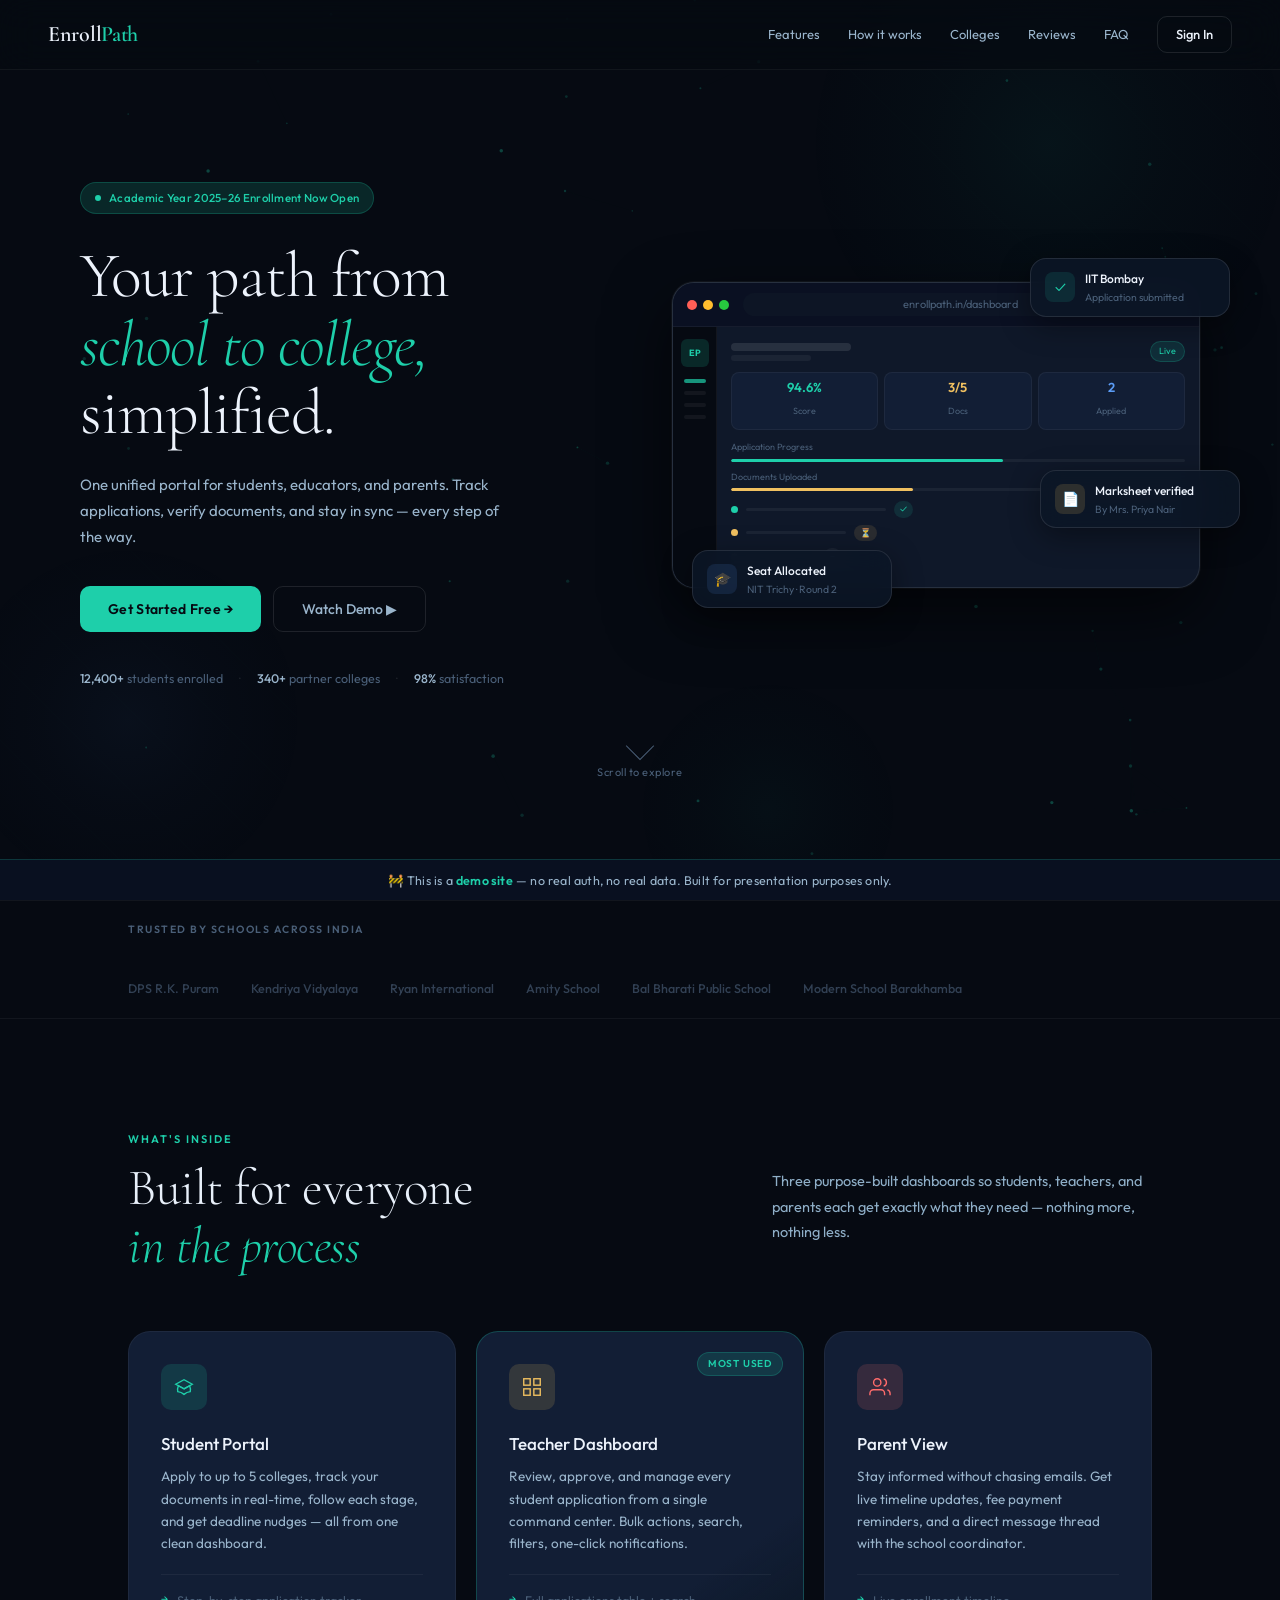
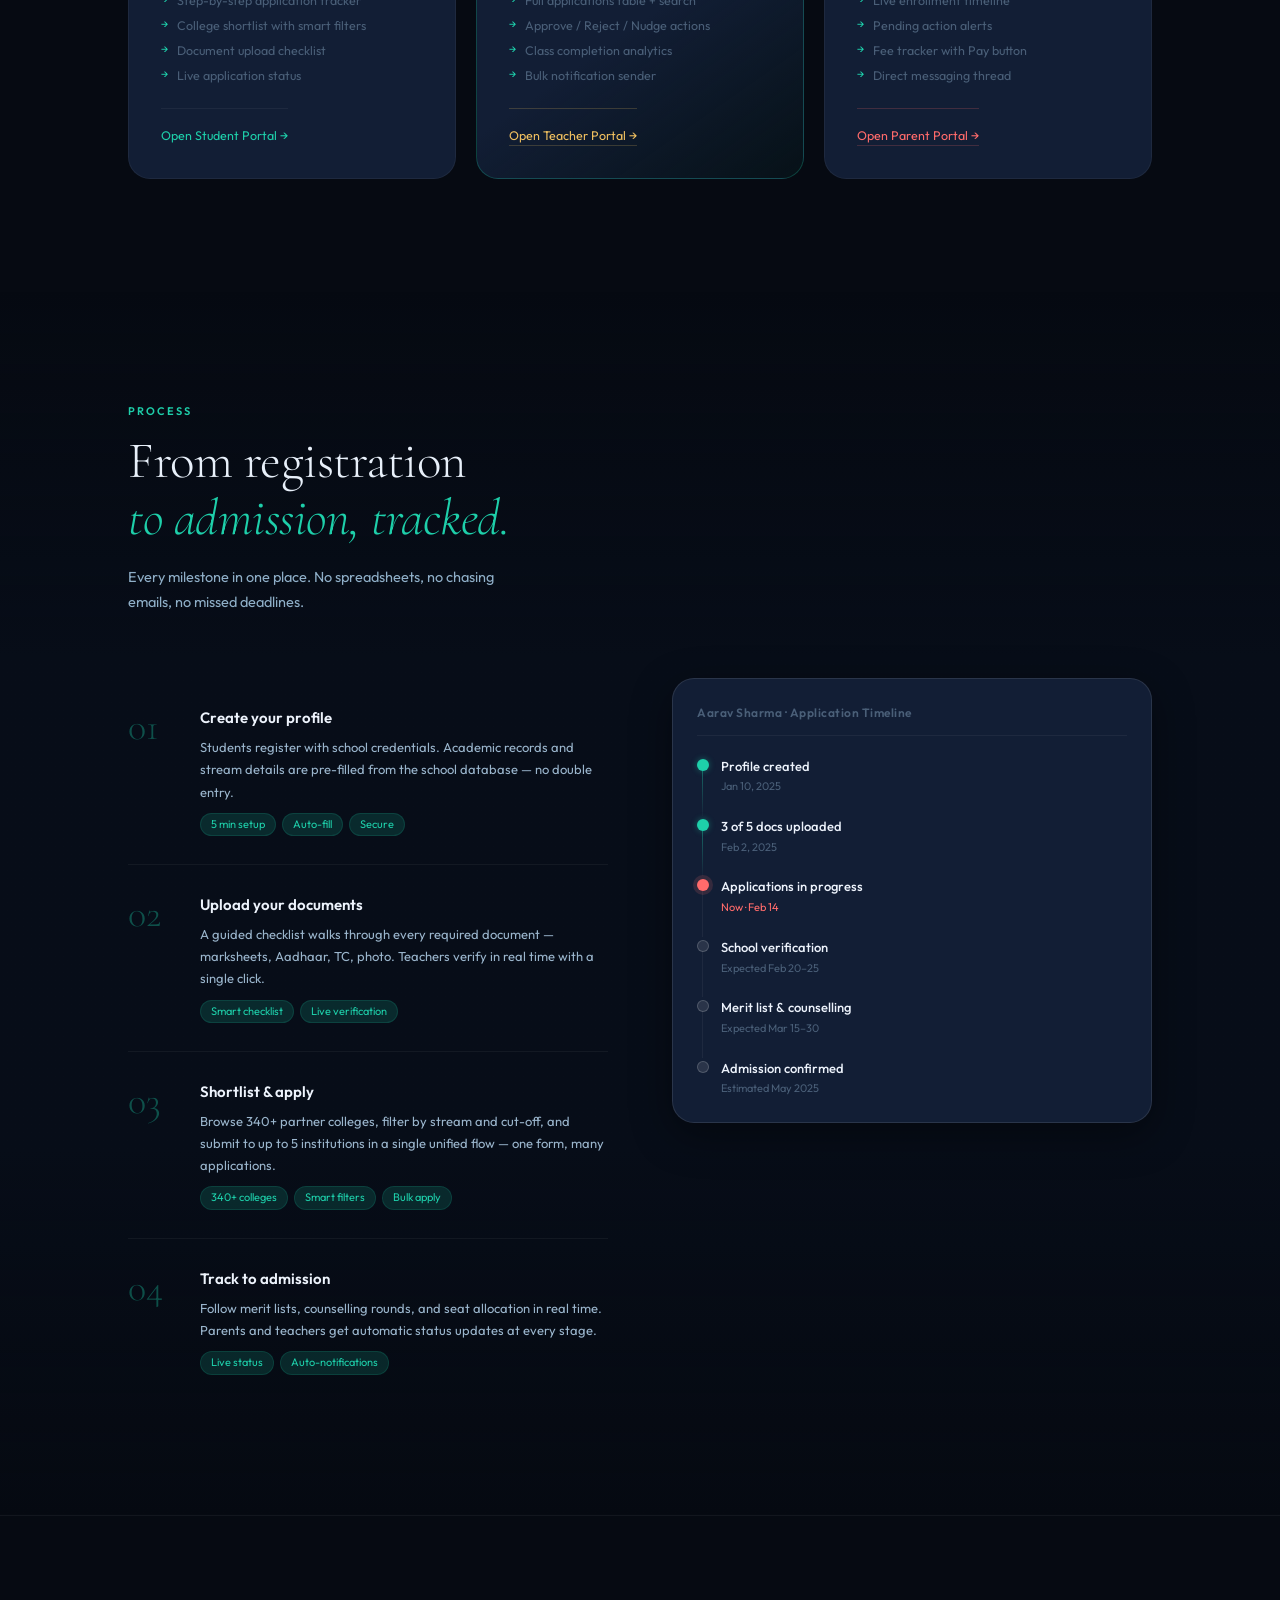
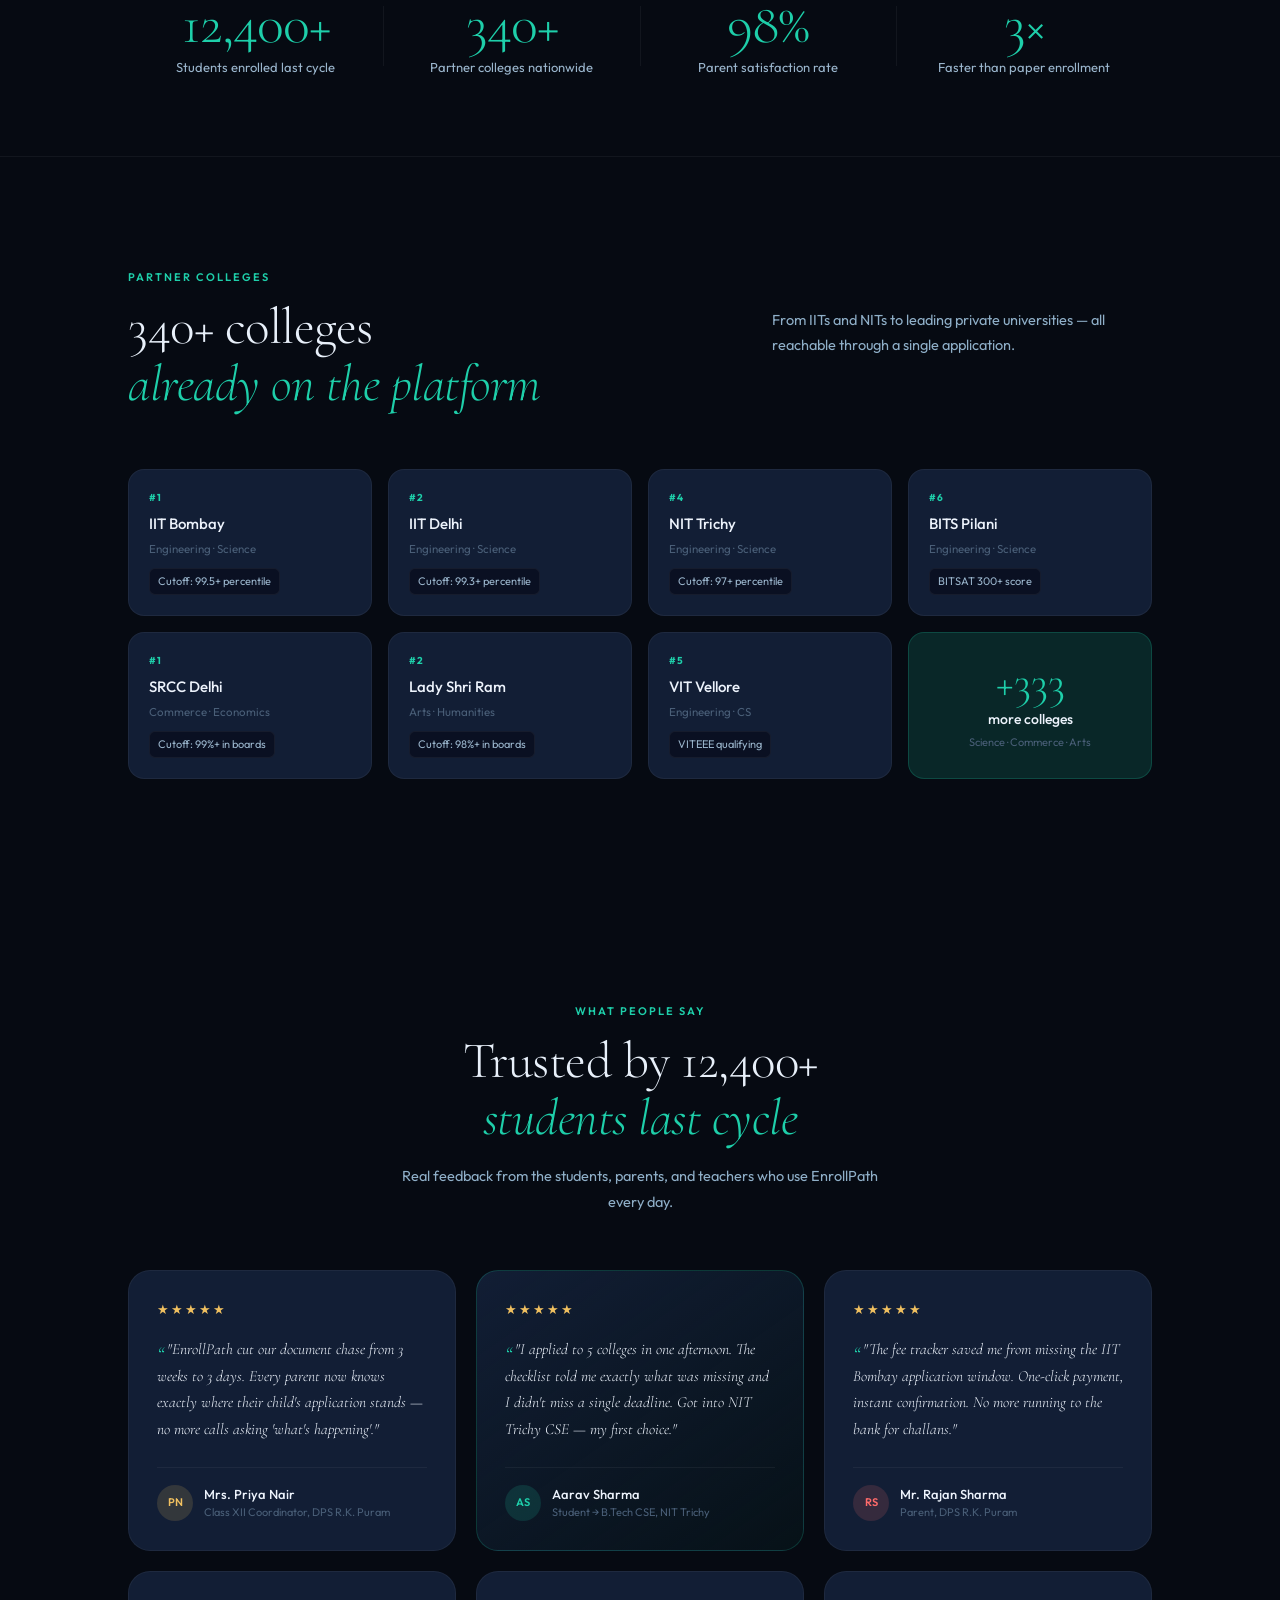
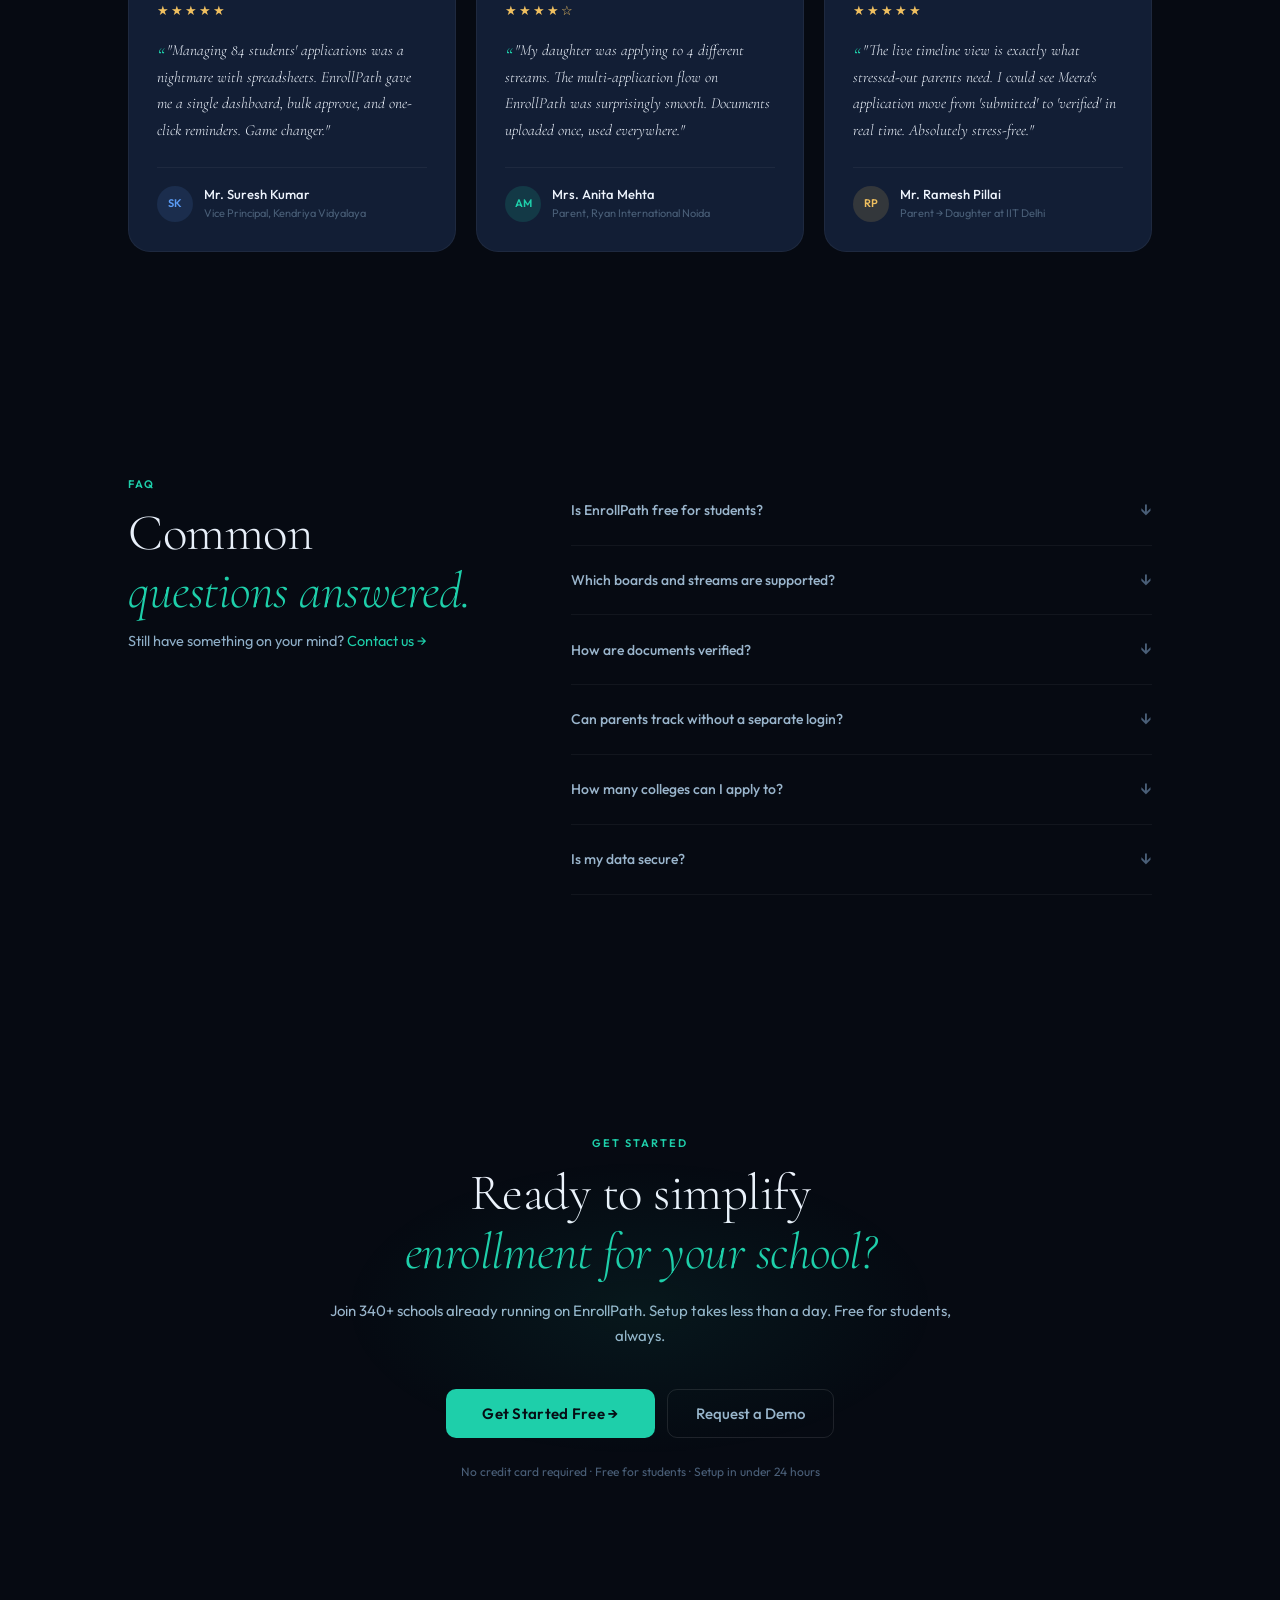
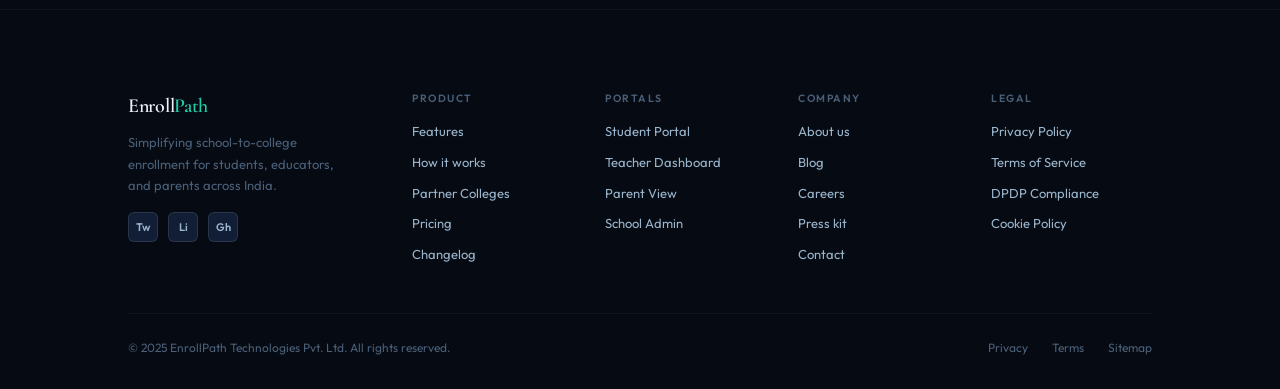
<file: index.html>
<!DOCTYPE html>
<html lang="en">
<head>
  <meta charset="UTF-8" />
  <meta name="viewport" content="width=device-width, initial-scale=1.0" />
  <title>EnrollPath — School to College Portal</title>
  <link rel="preconnect" href="https://fonts.googleapis.com" />
  <link href="https://fonts.googleapis.com/css2?family=Cormorant+Garamond:ital,wght@0,300;0,400;0,600;1,300&family=Outfit:wght@300;400;500;600&display=swap" rel="stylesheet" />
  <link rel="stylesheet" href="css/base.css" />
  <link rel="stylesheet" href="css/login.css" />
</head>
<body>
  <!-- Demo Banner -->
  <div class="demo-banner">
    🚧 This is a <strong>demo site</strong> — no real auth, no real data. Built for presentation purposes only.
  </div>

  <canvas id="bg-canvas"></canvas>

  <div class="page-wrapper" id="app">

    <!-- ═══ NAV ═══ -->
    <nav class="topnav" id="topnav">
      <div class="nav-logo">Enroll<span>Path</span></div>
      <div class="nav-links">
        <a href="#features">Features</a>
        <a href="#how-it-works">How it works</a>
        <a href="#colleges">Colleges</a>
        <a href="#testimonials">Reviews</a>
        <a href="#faq">FAQ</a>
        <a href="#" class="nav-cta" id="open-modal-btn">Sign In</a>
      </div>
    </nav>

    <!-- ═══ HERO ═══ -->
    <section class="hero" id="hero">
      <div class="hero-inner">
        <div class="hero-text">
          <div class="hero-eyebrow">
            <span class="eyebrow-dot"></span>
            Academic Year 2025–26 Enrollment Now Open
          </div>
          <h1 class="hero-title">
            Your path from<br />
            <em>school to college,</em><br />
            simplified.
          </h1>
          <p class="hero-sub">
            One unified portal for students, educators, and parents.
            Track applications, verify documents, and stay in sync — every step of the way.
          </p>
          <div class="hero-cta-group">
            <button class="btn-primary" id="hero-signin-btn">Get Started Free →</button>
            <button class="btn-ghost">Watch Demo ▶</button>
          </div>
          <div class="hero-stats">
            <div class="stat-pill"><strong>12,400+</strong> students enrolled</div>
            <div class="stat-sep">·</div>
            <div class="stat-pill"><strong>340+</strong> partner colleges</div>
            <div class="stat-sep">·</div>
            <div class="stat-pill"><strong>98%</strong> satisfaction</div>
          </div>
        </div>

        <div class="hero-visual">
          <div class="hero-dashboard-mockup">
            <div class="mockup-bar">
              <span class="dot r"></span><span class="dot y"></span><span class="dot g"></span>
              <span class="mockup-url">enrollpath.in/dashboard</span>
            </div>
            <div class="mockup-body">
              <div class="mockup-sidebar">
                <div class="ms-logo">EP</div>
                <div class="ms-item active"></div>
                <div class="ms-item"></div>
                <div class="ms-item"></div>
                <div class="ms-item"></div>
              </div>
              <div class="mockup-content">
                <div class="mc-header">
                  <div class="mc-title-block">
                    <div class="mc-title"></div>
                    <div class="mc-sub"></div>
                  </div>
                  <div class="mc-badge">Live</div>
                </div>
                <div class="mc-stats">
                  <div class="mc-stat teal"><span>94.6%</span><small>Score</small></div>
                  <div class="mc-stat gold"><span>3/5</span><small>Docs</small></div>
                  <div class="mc-stat blue"><span>2</span><small>Applied</small></div>
                </div>
                <div class="mc-progress-block">
                  <div class="mc-prog-label">Application Progress</div>
                  <div class="mc-prog-track"><div class="mc-prog-fill" style="width:60%"></div></div>
                  <div class="mc-prog-label" style="margin-top:8px">Documents Uploaded</div>
                  <div class="mc-prog-track"><div class="mc-prog-fill" style="width:40%;background:var(--gold)"></div></div>
                </div>
                <div class="mc-rows">
                  <div class="mc-row"><div class="mc-row-dot teal"></div><div class="mc-row-line long"></div><div class="mc-row-badge green">✓</div></div>
                  <div class="mc-row"><div class="mc-row-dot gold"></div><div class="mc-row-line med"></div><div class="mc-row-badge amber">⏳</div></div>
                  <div class="mc-row"><div class="mc-row-dot dim"></div><div class="mc-row-line short"></div><div class="mc-row-badge dim">–</div></div>
                </div>
              </div>
            </div>
          </div>
          <!-- Floating notification cards -->
          <div class="hero-float card-f1">
            <div class="hf-icon">✓</div>
            <div><div class="hf-title">IIT Bombay</div><div class="hf-sub">Application submitted</div></div>
          </div>
          <div class="hero-float card-f2">
            <div class="hf-icon" style="background:var(--gold-dim);color:var(--gold)">📄</div>
            <div><div class="hf-title">Marksheet verified</div><div class="hf-sub">By Mrs. Priya Nair</div></div>
          </div>
          <div class="hero-float card-f3">
            <div class="hf-icon" style="background:var(--info-bg);color:var(--info)">🎓</div>
            <div><div class="hf-title">Seat Allocated</div><div class="hf-sub">NIT Trichy · Round 2</div></div>
          </div>
        </div>
      </div>

      <div class="hero-scroll-hint">
        <div class="scroll-arrow"></div>
        <span>Scroll to explore</span>
      </div>
    </section>

    <!-- ═══ TRUSTED BY ═══ -->
    <section class="trusted-by">
      <div class="trusted-inner">
        <span class="trusted-label">Trusted by schools across India</span>
        <div class="trusted-logos">
          <span>DPS R.K. Puram</span>
          <span>Kendriya Vidyalaya</span>
          <span>Ryan International</span>
          <span>Amity School</span>
          <span>Bal Bharati Public School</span>
          <span>Modern School Barakhamba</span>
        </div>
      </div>
    </section>

    <!-- ═══ FEATURES ═══ -->
    <section class="features section-pad" id="features">
      <div class="container">
        <div class="section-label">What's inside</div>
        <div class="section-header-row">
          <h2 class="section-title">Built for everyone<br/><em>in the process</em></h2>
          <p class="section-sub">Three purpose-built dashboards so students, teachers, and parents each get exactly what they need — nothing more, nothing less.</p>
        </div>
        <div class="features-grid">

          <div class="feat-card">
            <div class="feat-icon student-icon">
              <svg width="22" height="22" viewBox="0 0 24 24" fill="none" stroke="currentColor" stroke-width="1.5"><path d="M12 14l9-5-9-5-9 5 9 5z"/><path d="M12 14l6.16-3.422a12.083 12.083 0 01.665 6.479A11.952 11.952 0 0012 20.055a11.952 11.952 0 00-6.824-2.998 12.078 12.078 0 01.665-6.479L12 14z"/></svg>
            </div>
            <h3>Student Portal</h3>
            <p>Apply to up to 5 colleges, track your documents in real-time, follow each stage, and get deadline nudges — all from one clean dashboard.</p>
            <ul class="feat-list">
              <li>Step-by-step application tracker</li>
              <li>College shortlist with smart filters</li>
              <li>Document upload checklist</li>
              <li>Live application status</li>
            </ul>
            <div class="feat-cta" onclick="document.getElementById('modal-overlay').classList.add('open'); selectRole(document.querySelector('[data-role=student]'),'student')">
              Open Student Portal →
            </div>
          </div>

          <div class="feat-card feat-card--highlight">
            <div class="feat-badge">Most used</div>
            <div class="feat-icon teacher-icon">
              <svg width="22" height="22" viewBox="0 0 24 24" fill="none" stroke="currentColor" stroke-width="1.5"><rect x="3" y="3" width="7" height="7"/><rect x="14" y="3" width="7" height="7"/><rect x="14" y="14" width="7" height="7"/><rect x="3" y="14" width="7" height="7"/></svg>
            </div>
            <h3>Teacher Dashboard</h3>
            <p>Review, approve, and manage every student application from a single command center. Bulk actions, search, filters, one-click notifications.</p>
            <ul class="feat-list">
              <li>Full applications table + search</li>
              <li>Approve / Reject / Nudge actions</li>
              <li>Class completion analytics</li>
              <li>Bulk notification sender</li>
            </ul>
            <div class="feat-cta" style="color:var(--gold);border-color:rgba(240,192,96,0.2)" onclick="document.getElementById('modal-overlay').classList.add('open'); selectRole(document.querySelector('[data-role=teacher]'),'teacher')">
              Open Teacher Portal →
            </div>
          </div>

          <div class="feat-card">
            <div class="feat-icon parent-icon">
              <svg width="22" height="22" viewBox="0 0 24 24" fill="none" stroke="currentColor" stroke-width="1.5"><path d="M17 21v-2a4 4 0 00-4-4H5a4 4 0 00-4 4v2"/><circle cx="9" cy="7" r="4"/><path d="M23 21v-2a4 4 0 00-3-3.87"/><path d="M16 3.13a4 4 0 010 7.75"/></svg>
            </div>
            <h3>Parent View</h3>
            <p>Stay informed without chasing emails. Get live timeline updates, fee payment reminders, and a direct message thread with the school coordinator.</p>
            <ul class="feat-list">
              <li>Live enrollment timeline</li>
              <li>Pending action alerts</li>
              <li>Fee tracker with Pay button</li>
              <li>Direct messaging thread</li>
            </ul>
            <div class="feat-cta" style="color:var(--coral);border-color:rgba(255,107,107,0.2)" onclick="document.getElementById('modal-overlay').classList.add('open'); selectRole(document.querySelector('[data-role=parent]'),'parent')">
              Open Parent Portal →
            </div>
          </div>

        </div>
      </div>
    </section>

    <!-- ═══ HOW IT WORKS ═══ -->
    <section class="how-it-works section-pad" id="how-it-works">
      <div class="container">
        <div class="section-label">Process</div>
        <h2 class="section-title" style="margin-bottom:0.5rem">From registration<br/><em>to admission, tracked.</em></h2>
        <p class="section-sub" style="margin-bottom:4rem">Every milestone in one place. No spreadsheets, no chasing emails, no missed deadlines.</p>

        <div class="hiw-layout">
          <div class="hiw-steps-list">
            <div class="hiw-item reveal" data-step="0">
              <div class="hiw-num">01</div>
              <div class="hiw-body">
                <h4>Create your profile</h4>
                <p>Students register with school credentials. Academic records and stream details are pre-filled from the school database — no double entry.</p>
                <div class="hiw-tags"><span>5 min setup</span><span>Auto-fill</span><span>Secure</span></div>
              </div>
            </div>
            <div class="hiw-item reveal" data-step="1">
              <div class="hiw-num">02</div>
              <div class="hiw-body">
                <h4>Upload your documents</h4>
                <p>A guided checklist walks through every required document — marksheets, Aadhaar, TC, photo. Teachers verify in real time with a single click.</p>
                <div class="hiw-tags"><span>Smart checklist</span><span>Live verification</span></div>
              </div>
            </div>
            <div class="hiw-item reveal" data-step="2">
              <div class="hiw-num">03</div>
              <div class="hiw-body">
                <h4>Shortlist &amp; apply</h4>
                <p>Browse 340+ partner colleges, filter by stream and cut-off, and submit to up to 5 institutions in a single unified flow — one form, many applications.</p>
                <div class="hiw-tags"><span>340+ colleges</span><span>Smart filters</span><span>Bulk apply</span></div>
              </div>
            </div>
            <div class="hiw-item reveal" data-step="3">
              <div class="hiw-num">04</div>
              <div class="hiw-body">
                <h4>Track to admission</h4>
                <p>Follow merit lists, counselling rounds, and seat allocation in real time. Parents and teachers get automatic status updates at every stage.</p>
                <div class="hiw-tags"><span>Live status</span><span>Auto-notifications</span></div>
              </div>
            </div>
          </div>

          <div class="hiw-visual">
            <div class="hiw-timeline-card">
              <div class="htc-header">Aarav Sharma · Application Timeline</div>
              <div class="htc-items">
                <div class="htc-item done">
                  <div class="htc-dot done"></div>
                  <div class="htc-content">
                    <div class="htc-title">Profile created</div>
                    <div class="htc-date">Jan 10, 2025</div>
                  </div>
                </div>
                <div class="htc-item done">
                  <div class="htc-dot done"></div>
                  <div class="htc-content">
                    <div class="htc-title">3 of 5 docs uploaded</div>
                    <div class="htc-date">Feb 2, 2025</div>
                  </div>
                </div>
                <div class="htc-item current">
                  <div class="htc-dot current"></div>
                  <div class="htc-content">
                    <div class="htc-title">Applications in progress</div>
                    <div class="htc-date htc-now">Now · Feb 14</div>
                  </div>
                </div>
                <div class="htc-item pending">
                  <div class="htc-dot pending"></div>
                  <div class="htc-content">
                    <div class="htc-title">School verification</div>
                    <div class="htc-date">Expected Feb 20–25</div>
                  </div>
                </div>
                <div class="htc-item pending">
                  <div class="htc-dot pending"></div>
                  <div class="htc-content">
                    <div class="htc-title">Merit list &amp; counselling</div>
                    <div class="htc-date">Expected Mar 15–30</div>
                  </div>
                </div>
                <div class="htc-item pending">
                  <div class="htc-dot pending"></div>
                  <div class="htc-content">
                    <div class="htc-title">Admission confirmed</div>
                    <div class="htc-date">Estimated May 2025</div>
                  </div>
                </div>
              </div>
            </div>
          </div>
        </div>
      </div>
    </section>

    <!-- ═══ STATS BANNER ═══ -->
    <section class="stats-banner">
      <div class="container">
        <div class="sb-grid">
          <div class="sb-item reveal">
            <div class="sb-num">12,400+</div>
            <div class="sb-label">Students enrolled last cycle</div>
          </div>
          <div class="sb-divider"></div>
          <div class="sb-item reveal" style="--delay:0.1s">
            <div class="sb-num">340+</div>
            <div class="sb-label">Partner colleges nationwide</div>
          </div>
          <div class="sb-divider"></div>
          <div class="sb-item reveal" style="--delay:0.2s">
            <div class="sb-num">98%</div>
            <div class="sb-label">Parent satisfaction rate</div>
          </div>
          <div class="sb-divider"></div>
          <div class="sb-item reveal" style="--delay:0.3s">
            <div class="sb-num">3×</div>
            <div class="sb-label">Faster than paper enrollment</div>
          </div>
        </div>
      </div>
    </section>

    <!-- ═══ PARTNER COLLEGES ═══ -->
    <section class="colleges section-pad" id="colleges">
      <div class="container">
        <div class="section-label">Partner Colleges</div>
        <div class="section-header-row">
          <h2 class="section-title">340+ colleges<br/><em>already on the platform</em></h2>
          <p class="section-sub">From IITs and NITs to leading private universities — all reachable through a single application.</p>
        </div>
        <div class="colleges-grid">
          <div class="college-tile reveal">
            <div class="ct-rank">#1</div>
            <div class="ct-name">IIT Bombay</div>
            <div class="ct-stream">Engineering · Science</div>
            <div class="ct-cutoff">Cutoff: 99.5+ percentile</div>
          </div>
          <div class="college-tile reveal" style="--delay:0.05s">
            <div class="ct-rank">#2</div>
            <div class="ct-name">IIT Delhi</div>
            <div class="ct-stream">Engineering · Science</div>
            <div class="ct-cutoff">Cutoff: 99.3+ percentile</div>
          </div>
          <div class="college-tile reveal" style="--delay:0.1s">
            <div class="ct-rank">#4</div>
            <div class="ct-name">NIT Trichy</div>
            <div class="ct-stream">Engineering · Science</div>
            <div class="ct-cutoff">Cutoff: 97+ percentile</div>
          </div>
          <div class="college-tile reveal" style="--delay:0.15s">
            <div class="ct-rank">#6</div>
            <div class="ct-name">BITS Pilani</div>
            <div class="ct-stream">Engineering · Science</div>
            <div class="ct-cutoff">BITSAT 300+ score</div>
          </div>
          <div class="college-tile reveal" style="--delay:0.2s">
            <div class="ct-rank">#1</div>
            <div class="ct-name">SRCC Delhi</div>
            <div class="ct-stream">Commerce · Economics</div>
            <div class="ct-cutoff">Cutoff: 99%+ in boards</div>
          </div>
          <div class="college-tile reveal" style="--delay:0.25s">
            <div class="ct-rank">#2</div>
            <div class="ct-name">Lady Shri Ram</div>
            <div class="ct-stream">Arts · Humanities</div>
            <div class="ct-cutoff">Cutoff: 98%+ in boards</div>
          </div>
          <div class="college-tile reveal" style="--delay:0.3s">
            <div class="ct-rank">#5</div>
            <div class="ct-name">VIT Vellore</div>
            <div class="ct-stream">Engineering · CS</div>
            <div class="ct-cutoff">VITEEE qualifying</div>
          </div>
          <div class="college-tile college-tile--more reveal" style="--delay:0.35s">
            <div class="ct-more-num">+333</div>
            <div class="ct-more-label">more colleges</div>
            <div class="ct-more-sub">Science · Commerce · Arts</div>
          </div>
        </div>
      </div>
    </section>

    <!-- ═══ TESTIMONIALS ═══ -->
    <section class="testimonials section-pad" id="testimonials">
      <div class="container">
        <div class="section-label" style="text-align:center">What people say</div>
        <h2 class="section-title" style="text-align:center;margin-bottom:0.5rem">Trusted by 12,400+<br/><em>students last cycle</em></h2>
        <p class="section-sub" style="text-align:center;margin:0 auto 3.5rem;max-width:480px">Real feedback from the students, parents, and teachers who use EnrollPath every day.</p>
        <div class="testi-grid">
          <div class="testi-card reveal">
            <div class="testi-stars">★★★★★</div>
            <div class="testi-quote">"EnrollPath cut our document chase from 3 weeks to 3 days. Every parent now knows exactly where their child's application stands — no more calls asking 'what's happening'."</div>
            <div class="testi-author">
              <div class="testi-avatar" style="background:var(--gold-dim);color:var(--gold)">PN</div>
              <div>
                <div class="testi-name">Mrs. Priya Nair</div>
                <div class="testi-role">Class XII Coordinator, DPS R.K. Puram</div>
              </div>
            </div>
          </div>
          <div class="testi-card testi-card--accent reveal" style="--delay:0.1s">
            <div class="testi-stars">★★★★★</div>
            <div class="testi-quote">"I applied to 5 colleges in one afternoon. The checklist told me exactly what was missing and I didn't miss a single deadline. Got into NIT Trichy CSE — my first choice."</div>
            <div class="testi-author">
              <div class="testi-avatar" style="background:var(--teal-dim);color:var(--teal)">AS</div>
              <div>
                <div class="testi-name">Aarav Sharma</div>
                <div class="testi-role">Student → B.Tech CSE, NIT Trichy</div>
              </div>
            </div>
          </div>
          <div class="testi-card reveal" style="--delay:0.2s">
            <div class="testi-stars">★★★★★</div>
            <div class="testi-quote">"The fee tracker saved me from missing the IIT Bombay application window. One-click payment, instant confirmation. No more running to the bank for challans."</div>
            <div class="testi-author">
              <div class="testi-avatar" style="background:var(--coral-dim);color:var(--coral)">RS</div>
              <div>
                <div class="testi-name">Mr. Rajan Sharma</div>
                <div class="testi-role">Parent, DPS R.K. Puram</div>
              </div>
            </div>
          </div>
          <div class="testi-card reveal" style="--delay:0.05s">
            <div class="testi-stars">★★★★★</div>
            <div class="testi-quote">"Managing 84 students' applications was a nightmare with spreadsheets. EnrollPath gave me a single dashboard, bulk approve, and one-click reminders. Game changer."</div>
            <div class="testi-author">
              <div class="testi-avatar" style="background:var(--info-bg);color:var(--info)">SK</div>
              <div>
                <div class="testi-name">Mr. Suresh Kumar</div>
                <div class="testi-role">Vice Principal, Kendriya Vidyalaya</div>
              </div>
            </div>
          </div>
          <div class="testi-card reveal" style="--delay:0.15s">
            <div class="testi-stars">★★★★☆</div>
            <div class="testi-quote">"My daughter was applying to 4 different streams. The multi-application flow on EnrollPath was surprisingly smooth. Documents uploaded once, used everywhere."</div>
            <div class="testi-author">
              <div class="testi-avatar" style="background:var(--teal-dim);color:var(--teal)">AM</div>
              <div>
                <div class="testi-name">Mrs. Anita Mehta</div>
                <div class="testi-role">Parent, Ryan International Noida</div>
              </div>
            </div>
          </div>
          <div class="testi-card reveal" style="--delay:0.25s">
            <div class="testi-stars">★★★★★</div>
            <div class="testi-quote">"The live timeline view is exactly what stressed-out parents need. I could see Meera's application move from 'submitted' to 'verified' in real time. Absolutely stress-free."</div>
            <div class="testi-author">
              <div class="testi-avatar" style="background:var(--gold-dim);color:var(--gold)">RP</div>
              <div>
                <div class="testi-name">Mr. Ramesh Pillai</div>
                <div class="testi-role">Parent → Daughter at IIT Delhi</div>
              </div>
            </div>
          </div>
        </div>
      </div>
    </section>

    <!-- ═══ FAQ ═══ -->
    <section class="faq-section section-pad" id="faq">
      <div class="container faq-inner">
        <div>
          <div class="section-label">FAQ</div>
          <h2 class="section-title">Common<br/><em>questions answered.</em></h2>
          <p class="section-sub">Still have something on your mind? <a href="#" style="color:var(--teal);text-decoration:none">Contact us →</a></p>
        </div>
        <div class="faq-list">
          <div class="faq-item" onclick="toggleFaq(this)">
            <div class="faq-q">Is EnrollPath free for students?<span class="faq-arrow">↓</span></div>
            <div class="faq-a">Yes — EnrollPath is completely free for students. Schools and institutions pay for the platform on your behalf as part of their subscription.</div>
          </div>
          <div class="faq-item" onclick="toggleFaq(this)">
            <div class="faq-q">Which boards and streams are supported?<span class="faq-arrow">↓</span></div>
            <div class="faq-a">EnrollPath supports CBSE, ICSE, and all major State Boards. Science (PCM/PCB), Commerce, and Arts streams are all fully supported with stream-specific college filters.</div>
          </div>
          <div class="faq-item" onclick="toggleFaq(this)">
            <div class="faq-q">How are documents verified?<span class="faq-arrow">↓</span></div>
            <div class="faq-a">Documents are reviewed by your school's assigned teacher/coordinator through the Teacher Dashboard. They can approve, flag, or request re-uploads with a single click. You get notified instantly.</div>
          </div>
          <div class="faq-item" onclick="toggleFaq(this)">
            <div class="faq-q">Can parents track without a separate login?<span class="faq-arrow">↓</span></div>
            <div class="faq-a">Parents have their own dedicated login linked to their child's profile. They see a simplified timeline view — no access to the detailed forms, just progress updates, alerts, and messaging.</div>
          </div>
          <div class="faq-item" onclick="toggleFaq(this)">
            <div class="faq-q">How many colleges can I apply to?<span class="faq-arrow">↓</span></div>
            <div class="faq-a">The default limit is 5 colleges per student. Schools can raise this limit for exceptional students through the teacher dashboard. Application fees for each college are tracked and payable in-platform.</div>
          </div>
          <div class="faq-item" onclick="toggleFaq(this)">
            <div class="faq-q">Is my data secure?<span class="faq-arrow">↓</span></div>
            <div class="faq-a">All data is encrypted at rest and in transit. Documents are stored on secure cloud infrastructure with school-level and student-level access controls. We are DPDP Act 2023 compliant.</div>
          </div>
        </div>
      </div>
    </section>

    <!-- ═══ CTA BANNER ═══ -->
    <section class="cta-banner">
      <div class="container">
        <div class="cta-inner">
          <div class="cta-glow"></div>
          <div class="section-label" style="text-align:center">Get started</div>
          <h2 class="cta-title">Ready to simplify<br/><em>enrollment for your school?</em></h2>
          <p class="cta-sub">Join 340+ schools already running on EnrollPath. Setup takes less than a day. Free for students, always.</p>
          <div class="cta-actions">
            <button class="btn-primary" id="cta-open-btn" style="font-size:15px;padding:14px 36px">Get Started Free →</button>
            <button class="btn-ghost" style="font-size:15px;padding:14px 28px">Request a Demo</button>
          </div>
          <div class="cta-note">No credit card required · Free for students · Setup in under 24 hours</div>
        </div>
      </div>
    </section>

    <!-- ═══ FOOTER ═══ -->
    <footer class="site-footer">
      <div class="container">
        <div class="footer-inner">
          <div class="footer-brand">
            <div class="nav-logo" style="font-size:20px;margin-bottom:10px">Enroll<span>Path</span></div>
            <p style="font-size:13px;color:var(--text-muted);max-width:220px;line-height:1.65">Simplifying school-to-college enrollment for students, educators, and parents across India.</p>
            <div class="footer-social">
              <a href="#">Tw</a><a href="#">Li</a><a href="#">Gh</a>
            </div>
          </div>
          <div class="footer-links">
            <div class="footer-col">
              <div class="footer-col-title">Product</div>
              <a href="#features">Features</a>
              <a href="#how-it-works">How it works</a>
              <a href="#colleges">Partner Colleges</a>
              <a href="#">Pricing</a>
              <a href="#">Changelog</a>
            </div>
            <div class="footer-col">
              <div class="footer-col-title">Portals</div>
              <a href="#" onclick="document.getElementById('modal-overlay').classList.add('open');selectRole(document.querySelector('[data-role=student]'),'student');return false">Student Portal</a>
              <a href="#" onclick="document.getElementById('modal-overlay').classList.add('open');selectRole(document.querySelector('[data-role=teacher]'),'teacher');return false">Teacher Dashboard</a>
              <a href="#" onclick="document.getElementById('modal-overlay').classList.add('open');selectRole(document.querySelector('[data-role=parent]'),'parent');return false">Parent View</a>
              <a href="#">School Admin</a>
            </div>
            <div class="footer-col">
              <div class="footer-col-title">Company</div>
              <a href="#">About us</a>
              <a href="#">Blog</a>
              <a href="#">Careers</a>
              <a href="#">Press kit</a>
              <a href="#">Contact</a>
            </div>
            <div class="footer-col">
              <div class="footer-col-title">Legal</div>
              <a href="#">Privacy Policy</a>
              <a href="#">Terms of Service</a>
              <a href="#">DPDP Compliance</a>
              <a href="#">Cookie Policy</a>
            </div>
          </div>
        </div>
        <div class="footer-bottom">
          <span>© 2025 EnrollPath Technologies Pvt. Ltd. All rights reserved.</span>
          <div style="display:flex;gap:1.5rem">
            <a href="#">Privacy</a>
            <a href="#">Terms</a>
            <a href="#">Sitemap</a>
          </div>
        </div>
      </div>
    </footer>

  </div><!-- /page-wrapper -->

  <!-- ═══ LOGIN MODAL ═══ -->
  <div class="modal-overlay" id="modal-overlay">
    <div class="modal" id="login-modal">
      <button class="modal-close" id="modal-close">✕</button>
      <div class="modal-left">
        <div class="modal-logo">Enroll<span>Path</span></div>
        <h2 class="modal-title">Welcome back</h2>
        <p class="modal-sub">Sign in to continue to your portal</p>
        <div class="role-tabs">
          <button class="rtab active" data-role="student" onclick="selectRole(this,'student')">Student</button>
          <button class="rtab" data-role="teacher" onclick="selectRole(this,'teacher')">Teacher</button>
          <button class="rtab" data-role="parent"  onclick="selectRole(this,'parent')">Parent</button>
        </div>
        <form class="login-form" onsubmit="handleLogin(event)">
          <div class="field-group">
            <label>Email / Roll No.</label>
            <input type="text" id="login-email" placeholder="e.g. aarav.sharma@school.edu" autocomplete="off" />
          </div>
          <div class="field-group">
            <label>Password</label>
            <input type="password" id="login-pass" placeholder="••••••••" />
          </div>
          <div class="field-row">
            <label class="checkbox-label"><input type="checkbox" /> Remember me</label>
            <a href="#" class="forgot-link">Forgot password?</a>
          </div>
          <button type="submit" class="btn-submit" id="submit-btn">
            <span id="btn-text">Sign In</span>
            <span id="btn-loader" class="loader" style="display:none"></span>
          </button>
        </form>
        <p class="modal-footer-text">New to EnrollPath? <a href="#">Request access</a></p>
      </div>
      <div class="modal-right">
        <div class="modal-artwork">
          <div class="art-circle c1"></div>
          <div class="art-circle c2"></div>
          <div class="art-circle c3"></div>
          <div class="art-quote">"Education is the passport to the future."</div>
          <div class="art-author">— Malcolm X</div>
        </div>
      </div>
    </div>
  </div>

  <script src="js/canvas.js"></script>
  <script src="js/main.js"></script>
  <script>
    // CTA button
    document.getElementById('cta-open-btn').addEventListener('click', () => {
      document.getElementById('modal-overlay').classList.add('open');
    });

    // FAQ accordion
    function toggleFaq(el) {
      const isOpen = el.classList.contains('open');
      document.querySelectorAll('.faq-item.open').forEach(i => i.classList.remove('open'));
      if (!isOpen) el.classList.add('open');
    }
    window.toggleFaq = toggleFaq;

    // Scroll reveal — threshold 0 + rootMargin so elements trigger before fully in view
    const revealObserver = new IntersectionObserver((entries) => {
      entries.forEach(e => {
        if (e.isIntersecting) {
          e.target.classList.add('revealed');
          revealObserver.unobserve(e.target);
        }
      });
    }, { threshold: 0, rootMargin: '0px 0px -60px 0px' });

    // Small delay so layout is settled before we observe
    setTimeout(() => {
      document.querySelectorAll('.reveal').forEach(el => {
        // If already in viewport on load (above fold), reveal immediately
        const rect = el.getBoundingClientRect();
        if (rect.top < window.innerHeight) {
          el.classList.add('revealed');
        } else {
          revealObserver.observe(el);
        }
      });
    }, 100);
  </script>
</body>
</html>
</file>
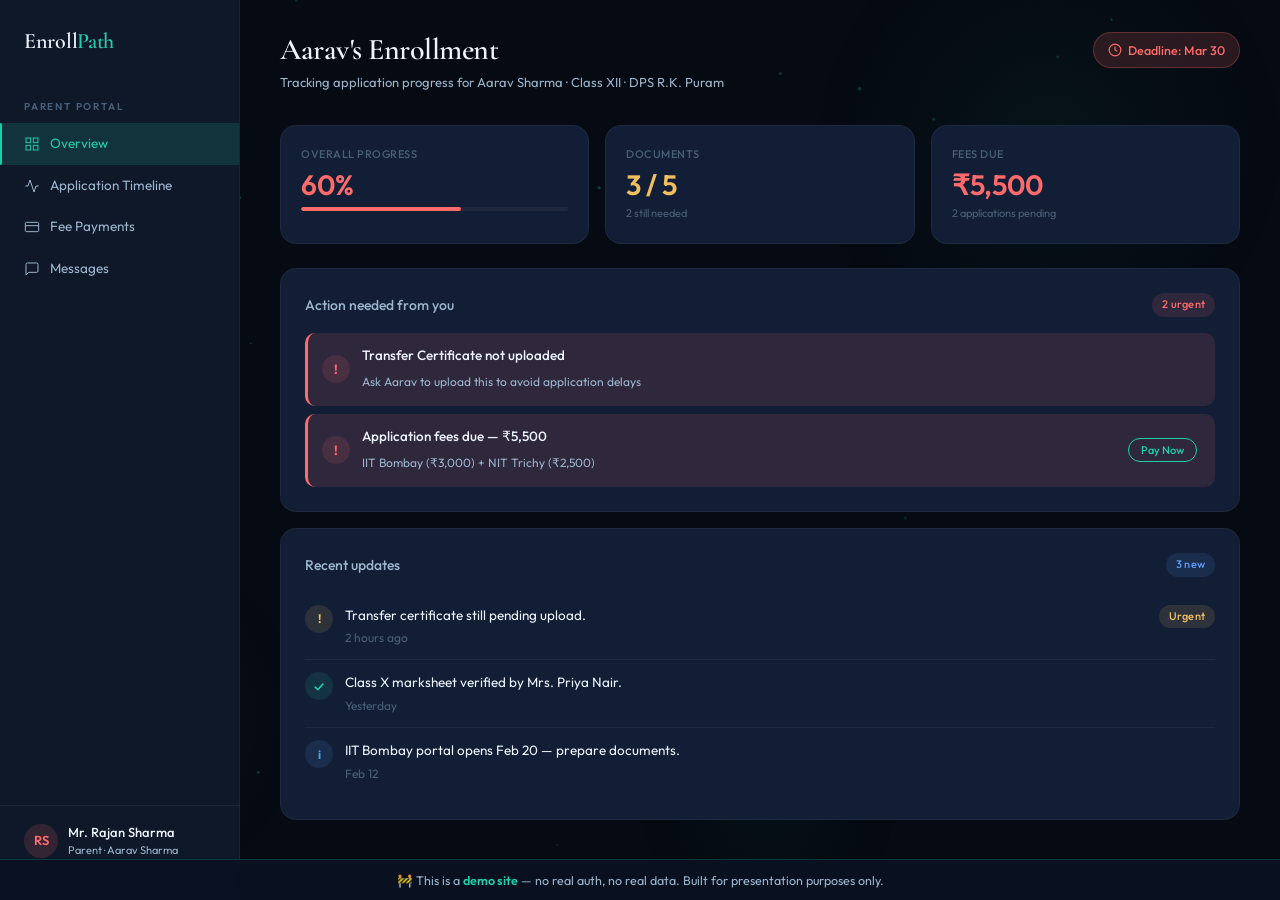
<file: pages/parent.html>
<!DOCTYPE html>
<html lang="en">
<head>
  <meta charset="UTF-8" />
  <meta name="viewport" content="width=device-width, initial-scale=1.0"/>
  <title>Parent Portal — EnrollPath</title>
  <link rel="preconnect" href="https://fonts.googleapis.com" />
  <link href="https://fonts.googleapis.com/css2?family=Cormorant+Garamond:ital,wght@0,300;0,400;0,600;1,300&family=Outfit:wght@300;400;500;600&display=swap" rel="stylesheet"/>
  <link rel="stylesheet" href="../css/base.css"/>
  <link rel="stylesheet" href="../css/dashboard.css"/>
</head>
<body>
<div class="demo-banner">🚧 This is a <strong>demo site</strong> — no real auth, no real data. Built for presentation purposes only.</div>
<canvas id="bg-canvas"></canvas>

<div class="dash-shell">

  <aside class="sidebar">
    <div class="sidebar-logo">Enroll<span>Path</span></div>
    <div class="sidebar-section">Parent Portal</div>
    <ul class="sidebar-nav">
      <li><a href="#" class="active" onclick="showSection('overview',this)">
        <svg width="16" height="16" viewBox="0 0 24 24" fill="none" stroke="currentColor" stroke-width="1.5"><rect x="3" y="3" width="7" height="7"/><rect x="14" y="3" width="7" height="7"/><rect x="3" y="14" width="7" height="7"/><rect x="14" y="14" width="7" height="7"/></svg>
        Overview
      </a></li>
      <li><a href="#" onclick="showSection('timeline',this)">
        <svg width="16" height="16" viewBox="0 0 24 24" fill="none" stroke="currentColor" stroke-width="1.5"><polyline points="22 12 18 12 15 21 9 3 6 12 2 12"/></svg>
        Application Timeline
      </a></li>
      <li><a href="#" onclick="showSection('fees',this)">
        <svg width="16" height="16" viewBox="0 0 24 24" fill="none" stroke="currentColor" stroke-width="1.5"><rect x="2" y="5" width="20" height="14" rx="2"/><line x1="2" y1="10" x2="22" y2="10"/></svg>
        Fee Payments
      </a></li>
      <li><a href="#" onclick="showSection('messages',this)">
        <svg width="16" height="16" viewBox="0 0 24 24" fill="none" stroke="currentColor" stroke-width="1.5"><path d="M21 15a2 2 0 01-2 2H7l-4 4V5a2 2 0 012-2h14a2 2 0 012 2z"/></svg>
        Messages
      </a></li>
    </ul>

    <div class="sidebar-user">
      <div class="user-avatar" style="background:var(--coral-dim);color:var(--coral)">RS</div>
      <div class="user-info">
        <div class="user-name">Mr. Rajan Sharma</div>
        <div class="user-role">Parent · Aarav Sharma</div>
      </div>
    </div>
  </aside>

  <main class="dash-main">

    <!-- OVERVIEW -->
    <section class="dash-section active" id="section-overview">
      <div class="dash-header">
        <div>
          <h1>Aarav's Enrollment</h1>
          <p class="header-sub">Tracking application progress for Aarav Sharma · Class XII · DPS R.K. Puram</p>
        </div>
        <div class="deadline-pill" style="--pill-color:var(--coral)">
          <svg width="14" height="14" viewBox="0 0 24 24" fill="none" stroke="currentColor" stroke-width="2"><circle cx="12" cy="12" r="10"/><polyline points="12 6 12 12 16 14"/></svg>
          Deadline: Mar 30
        </div>
      </div>

      <!-- Status summary -->
      <div class="stats-grid" style="grid-template-columns:repeat(3,1fr)">
        <div class="stat-card anim-2">
          <div class="stat-label">Overall Progress</div>
          <div class="stat-value" style="color:var(--coral)">60%</div>
          <div class="prog-bar" style="margin-top:8px"><div class="prog-fill" style="width:60%;background:var(--coral)"></div></div>
        </div>
        <div class="stat-card anim-2">
          <div class="stat-label">Documents</div>
          <div class="stat-value g">3 / 5</div>
          <div class="stat-delta">2 still needed</div>
        </div>
        <div class="stat-card anim-2">
          <div class="stat-label">Fees Due</div>
          <div class="stat-value c">₹5,500</div>
          <div class="stat-delta">2 applications pending</div>
        </div>
      </div>

      <!-- Alerts -->
      <div class="card anim-3" style="margin-bottom:1rem">
        <div class="card-section-header"><span>Action needed from you</span><span class="badge danger">2 urgent</span></div>
        <div class="alert-list">
          <div class="alert-item err">
            <div class="alert-icon">!</div>
            <div class="alert-text">
              <strong>Transfer Certificate not uploaded</strong>
              <span>Ask Aarav to upload this to avoid application delays</span>
            </div>
          </div>
          <div class="alert-item err">
            <div class="alert-icon">!</div>
            <div class="alert-text">
              <strong>Application fees due — ₹5,500</strong>
              <span>IIT Bombay (₹3,000) + NIT Trichy (₹2,500)</span>
            </div>
            <button class="tbl-btn approve" onclick="showToast('Redirecting to payment gateway...','success')">Pay Now</button>
          </div>
        </div>
      </div>

      <!-- Notifications feed -->
      <div class="card anim-4">
        <div class="card-section-header" style="margin-bottom:1rem"><span>Recent updates</span><span class="badge info">3 new</span></div>
        <div style="display:flex;flex-direction:column;gap:0">
          <div class="notif-row" style="padding:12px 0;border-bottom:1px solid var(--border-faint)">
            <div class="notif-icon warn-icon">!</div>
            <div style="flex:1">
              <div style="font-size:13.5px">Transfer certificate still pending upload.</div>
              <div style="font-size:12px;color:var(--text-muted);margin-top:2px">2 hours ago</div>
            </div>
            <span class="badge warning">Urgent</span>
          </div>
          <div class="notif-row" style="padding:12px 0;border-bottom:1px solid var(--border-faint)">
            <div class="notif-icon success-icon">✓</div>
            <div>
              <div style="font-size:13.5px">Class X marksheet verified by Mrs. Priya Nair.</div>
              <div style="font-size:12px;color:var(--text-muted);margin-top:2px">Yesterday</div>
            </div>
          </div>
          <div class="notif-row" style="padding:12px 0">
            <div class="notif-icon info-icon">i</div>
            <div>
              <div style="font-size:13.5px">IIT Bombay portal opens Feb 20 — prepare documents.</div>
              <div style="font-size:12px;color:var(--text-muted);margin-top:2px">Feb 12</div>
            </div>
          </div>
        </div>
      </div>
    </section>

    <!-- TIMELINE -->
    <section class="dash-section" id="section-timeline">
      <div class="dash-header">
        <div><h1>Application Timeline</h1><p class="header-sub">Every step of Aarav's enrollment journey</p></div>
      </div>

      <div class="card anim-2" style="max-width:680px">
        <div class="timeline-list">
          <div class="tl-item done">
            <div class="tl-marker"><div class="tl-dot done"></div><div class="tl-line"></div></div>
            <div class="tl-content">
              <div class="tl-title">Profile created & submitted</div>
              <div class="tl-date">January 10, 2025</div>
              <div class="tl-detail">Basic information, academic records, and stream details filled in.</div>
            </div>
          </div>
          <div class="tl-item done">
            <div class="tl-marker"><div class="tl-dot done"></div><div class="tl-line"></div></div>
            <div class="tl-content">
              <div class="tl-title">3 of 5 documents uploaded</div>
              <div class="tl-date">February 2, 2025</div>
              <div class="tl-detail">Marksheets and Aadhaar verified. Transfer certificate and photo still pending.</div>
            </div>
          </div>
          <div class="tl-item current">
            <div class="tl-marker"><div class="tl-dot current"></div><div class="tl-line"></div></div>
            <div class="tl-content">
              <div class="tl-title">College applications in progress</div>
              <div class="tl-date">February 14, 2025 · Now</div>
              <div class="tl-detail">IIT Bombay and NIT Trichy shortlisted. Awaiting final submission after docs are complete.</div>
            </div>
          </div>
          <div class="tl-item pending">
            <div class="tl-marker"><div class="tl-dot pending"></div><div class="tl-line"></div></div>
            <div class="tl-content">
              <div class="tl-title">School verification</div>
              <div class="tl-date">Expected: February 20–25</div>
              <div class="tl-detail">Mrs. Priya Nair will review and approve Aarav's complete application.</div>
            </div>
          </div>
          <div class="tl-item pending">
            <div class="tl-marker"><div class="tl-dot pending"></div><div class="tl-line"></div></div>
            <div class="tl-content">
              <div class="tl-title">College merit lists & counselling</div>
              <div class="tl-date">Expected: March 15–30</div>
              <div class="tl-detail">JoSAA / college-specific counselling begins. Seat allocation rounds.</div>
            </div>
          </div>
          <div class="tl-item pending">
            <div class="tl-marker"><div class="tl-dot pending"></div></div>
            <div class="tl-content">
              <div class="tl-title">Admission confirmed</div>
              <div class="tl-date">Estimated: May 2025</div>
              <div class="tl-detail">Seat acceptance and fee payment at chosen college.</div>
            </div>
          </div>
        </div>
      </div>
    </section>

    <!-- FEES -->
    <section class="dash-section" id="section-fees">
      <div class="dash-header">
        <div><h1>Fee Payments</h1><p class="header-sub">Track all application and registration fees</p></div>
      </div>

      <div style="display:grid;grid-template-columns:1fr 1fr;gap:1rem;max-width:860px">
        <div class="card anim-2">
          <div class="card-section-header" style="margin-bottom:1rem"><span>Payment history</span></div>
          <div class="fee-row"><div class="fee-label">Registration fee</div><div class="fee-amount paid">₹2,000 <span class="badge success">Paid</span></div></div>
          <div class="fee-row"><div class="fee-label">Document verification</div><div class="fee-amount paid">₹500 <span class="badge success">Paid</span></div></div>
          <div class="fee-row total-row"><div class="fee-label">Total paid</div><div class="fee-amount paid" style="font-size:16px;font-weight:600">₹2,500</div></div>
        </div>

        <div class="card anim-3">
          <div class="card-section-header" style="margin-bottom:1rem"><span>Dues</span><span class="badge danger">₹5,500 pending</span></div>
          <div class="fee-row"><div class="fee-label">IIT Bombay application</div><div class="fee-amount due">₹3,000</div></div>
          <div class="fee-row"><div class="fee-label">NIT Trichy application</div><div class="fee-amount due">₹2,500</div></div>
          <div class="fee-row total-row"><div class="fee-label">Total due</div><div class="fee-amount due" style="font-size:16px;font-weight:600">₹5,500</div></div>
          <button class="btn-primary" style="width:100%;margin-top:1rem" onclick="showToast('Redirecting to payment gateway...','success')">Pay ₹5,500 →</button>
        </div>
      </div>
    </section>

    <!-- MESSAGES -->
    <section class="dash-section" id="section-messages">
      <div class="dash-header">
        <div><h1>Messages</h1><p class="header-sub">Direct communication with Aarav's school coordinator</p></div>
      </div>

      <div class="card anim-2" style="max-width:680px">
        <div class="messages-thread">
          <div class="msg-bubble school">
            <div class="msg-sender">Mrs. Priya Nair · Class Coordinator</div>
            <div class="msg-text">Dear Mr. Sharma, please ensure Aarav uploads his Transfer Certificate at the earliest. The deadline for document submission is February 25th.</div>
            <div class="msg-time">Feb 13 · 11:30 AM</div>
          </div>
          <div class="msg-bubble you">
            <div class="msg-sender">You</div>
            <div class="msg-text">Thank you for the reminder. We will get it uploaded today itself. Also, can Aarav submit applications to more than 3 colleges?</div>
            <div class="msg-time">Feb 13 · 2:15 PM</div>
          </div>
          <div class="msg-bubble school">
            <div class="msg-sender">Mrs. Priya Nair · Class Coordinator</div>
            <div class="msg-text">Yes, the portal allows up to 5 colleges. He should complete the documents first, and then the additional applications will be unlocked automatically.</div>
            <div class="msg-time">Feb 13 · 3:45 PM</div>
          </div>
        </div>

        <div class="divider"></div>
        <div style="display:flex;gap:10px;align-items:flex-end">
          <textarea id="msg-input" rows="2" style="flex:1;background:var(--bg-input);border:1px solid var(--border-soft);border-radius:var(--r-md);color:var(--text-primary);font-family:var(--font-body);font-size:14px;padding:10px 14px;resize:none" placeholder="Write a message..."></textarea>
          <button class="btn-primary" onclick="sendMessage()" style="padding:10px 20px;height:fit-content">Send →</button>
        </div>
      </div>
    </section>

  </main>
</div>

<script src="../js/canvas.js"></script>
<script src="../js/dashboard.js"></script>
<script>
  function sendMessage() {
    const input = document.getElementById('msg-input');
    if (!input.value.trim()) return;
    showToast('Message sent to Mrs. Priya Nair', 'success');
    input.value = '';
  }
</script>
</body>
</html>
</file>
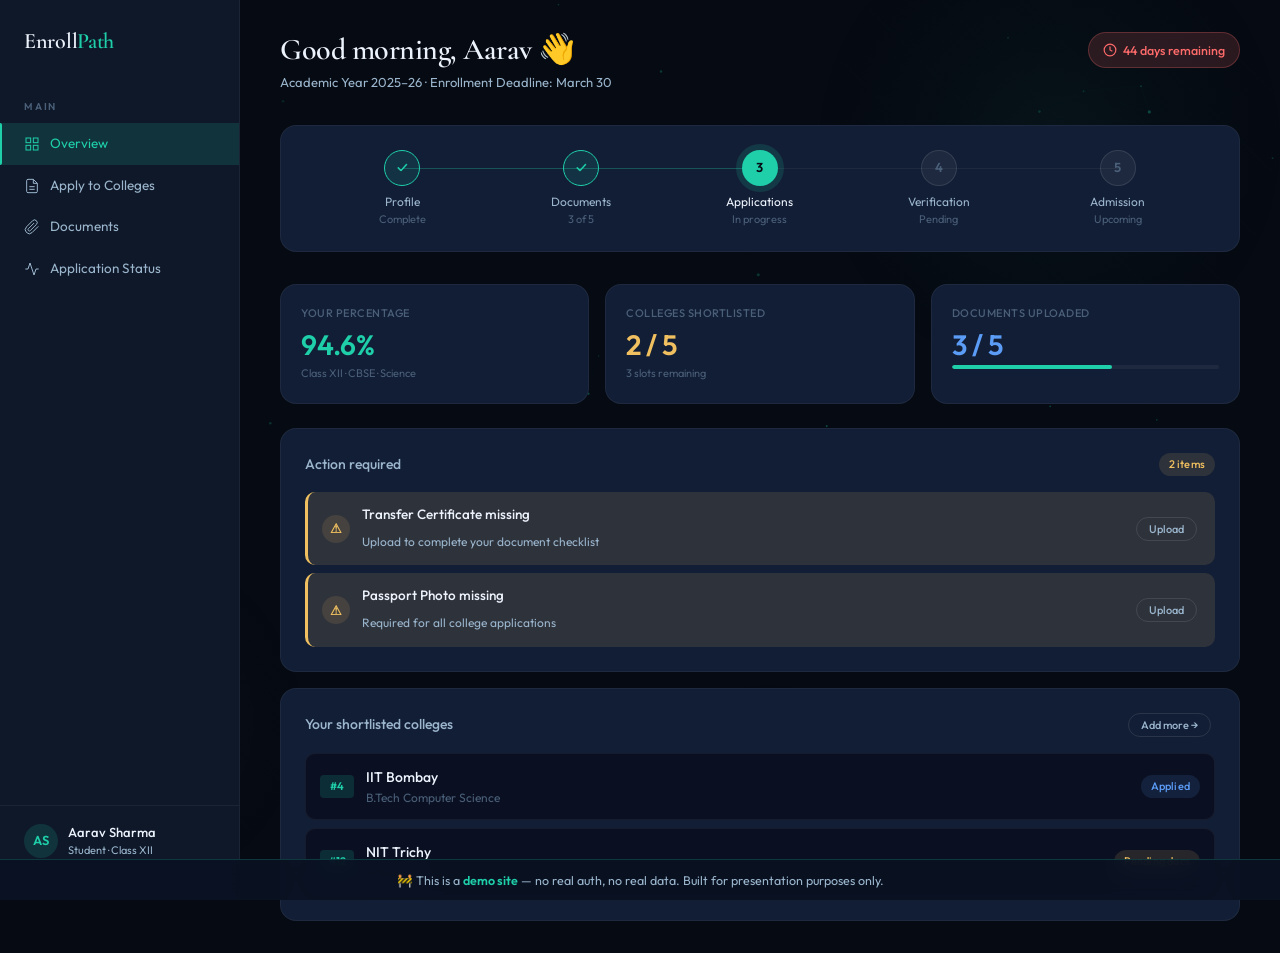
<file: pages/student.html>
<!DOCTYPE html>
<html lang="en">
<head>
  <meta charset="UTF-8" />
  <meta name="viewport" content="width=device-width, initial-scale=1.0"/>
  <title>Student Portal — EnrollPath</title>
  <link rel="preconnect" href="https://fonts.googleapis.com" />
  <link href="https://fonts.googleapis.com/css2?family=Cormorant+Garamond:ital,wght@0,300;0,400;0,600;1,300&family=Outfit:wght@300;400;500;600&display=swap" rel="stylesheet"/>
  <link rel="stylesheet" href="../css/base.css"/>
  <link rel="stylesheet" href="../css/dashboard.css"/>
</head>
<body>
<div class="demo-banner">🚧 This is a <strong>demo site</strong> — no real auth, no real data. Built for presentation purposes only.</div>
<canvas id="bg-canvas"></canvas>

<div class="dash-shell">

  <!-- SIDEBAR -->
  <aside class="sidebar">
    <div class="sidebar-logo">Enroll<span>Path</span></div>
    <div class="sidebar-section">Main</div>
    <ul class="sidebar-nav">
      <li><a href="#" class="active" onclick="showSection('overview',this)">
        <svg width="16" height="16" viewBox="0 0 24 24" fill="none" stroke="currentColor" stroke-width="1.5"><rect x="3" y="3" width="7" height="7"/><rect x="14" y="3" width="7" height="7"/><rect x="3" y="14" width="7" height="7"/><rect x="14" y="14" width="7" height="7"/></svg>
        Overview
      </a></li>
      <li><a href="#" onclick="showSection('apply',this)">
        <svg width="16" height="16" viewBox="0 0 24 24" fill="none" stroke="currentColor" stroke-width="1.5"><path d="M14 2H6a2 2 0 00-2 2v16a2 2 0 002 2h12a2 2 0 002-2V8z"/><polyline points="14 2 14 8 20 8"/><line x1="16" y1="13" x2="8" y2="13"/><line x1="16" y1="17" x2="8" y2="17"/></svg>
        Apply to Colleges
      </a></li>
      <li><a href="#" onclick="showSection('documents',this)">
        <svg width="16" height="16" viewBox="0 0 24 24" fill="none" stroke="currentColor" stroke-width="1.5"><path d="M21.44 11.05l-9.19 9.19a6 6 0 01-8.49-8.49l9.19-9.19a4 4 0 015.66 5.66l-9.2 9.19a2 2 0 01-2.83-2.83l8.49-8.48"/></svg>
        Documents
      </a></li>
      <li><a href="#" onclick="showSection('status',this)">
        <svg width="16" height="16" viewBox="0 0 24 24" fill="none" stroke="currentColor" stroke-width="1.5"><polyline points="22 12 18 12 15 21 9 3 6 12 2 12"/></svg>
        Application Status
      </a></li>
    </ul>

    <div class="sidebar-user">
      <div class="user-avatar" style="background:var(--teal-dim);color:var(--teal)">AS</div>
      <div class="user-info">
        <div class="user-name">Aarav Sharma</div>
        <div class="user-role">Student · Class XII</div>
      </div>
    </div>
  </aside>

  <!-- MAIN -->
  <main class="dash-main">

    <!-- OVERVIEW -->
    <section class="dash-section active" id="section-overview">
      <div class="dash-header">
        <div>
          <h1>Good morning, Aarav 👋</h1>
          <p class="header-sub">Academic Year 2025–26 · Enrollment Deadline: March 30</p>
        </div>
        <div class="deadline-pill">
          <svg width="14" height="14" viewBox="0 0 24 24" fill="none" stroke="currentColor" stroke-width="2"><circle cx="12" cy="12" r="10"/><polyline points="12 6 12 12 16 14"/></svg>
          44 days remaining
        </div>
      </div>

      <!-- Progress Steps -->
      <div class="steps-track anim-2">
        <div class="step done">
          <div class="step-circle">✓</div>
          <div class="step-label">Profile<br/><span>Complete</span></div>
          <div class="step-line"></div>
        </div>
        <div class="step done">
          <div class="step-circle">✓</div>
          <div class="step-label">Documents<br/><span>3 of 5</span></div>
          <div class="step-line"></div>
        </div>
        <div class="step current">
          <div class="step-circle">3</div>
          <div class="step-label">Applications<br/><span>In progress</span></div>
          <div class="step-line"></div>
        </div>
        <div class="step pending">
          <div class="step-circle">4</div>
          <div class="step-label">Verification<br/><span>Pending</span></div>
          <div class="step-line"></div>
        </div>
        <div class="step pending">
          <div class="step-circle">5</div>
          <div class="step-label">Admission<br/><span>Upcoming</span></div>
        </div>
      </div>

      <!-- Stats Row -->
      <div class="stats-grid" style="grid-template-columns: repeat(3,1fr)">
        <div class="stat-card anim-3">
          <div class="stat-label">Your percentage</div>
          <div class="stat-value t">94.6%</div>
          <div class="stat-delta">Class XII · CBSE · Science</div>
        </div>
        <div class="stat-card anim-3">
          <div class="stat-label">Colleges shortlisted</div>
          <div class="stat-value g">2 / 5</div>
          <div class="stat-delta">3 slots remaining</div>
        </div>
        <div class="stat-card anim-3">
          <div class="stat-label">Documents uploaded</div>
          <div class="stat-value b">3 / 5</div>
          <div class="prog-bar"><div class="prog-fill" style="width:60%"></div></div>
        </div>
      </div>

      <!-- Pending Alerts -->
      <div class="card anim-4" style="margin-bottom:1rem">
        <div class="card-section-header">
          <span>Action required</span>
          <span class="badge warning">2 items</span>
        </div>
        <div class="alert-list">
          <div class="alert-item warn">
            <div class="alert-icon">⚠</div>
            <div class="alert-text">
              <strong>Transfer Certificate missing</strong>
              <span>Upload to complete your document checklist</span>
            </div>
            <button class="tbl-btn" onclick="showSection('documents', null)">Upload</button>
          </div>
          <div class="alert-item warn">
            <div class="alert-icon">⚠</div>
            <div class="alert-text">
              <strong>Passport Photo missing</strong>
              <span>Required for all college applications</span>
            </div>
            <button class="tbl-btn" onclick="showSection('documents', null)">Upload</button>
          </div>
        </div>
      </div>

      <!-- College Targets -->
      <div class="card anim-5">
        <div class="card-section-header">
          <span>Your shortlisted colleges</span>
          <button class="tbl-btn" onclick="showSection('apply',null)">Add more →</button>
        </div>
        <div class="college-targets">
          <div class="ctarget">
            <div class="ctarget-rank">#4</div>
            <div class="ctarget-info">
              <div class="ctarget-name">IIT Bombay</div>
              <div class="ctarget-course">B.Tech Computer Science</div>
            </div>
            <span class="badge info">Applied</span>
          </div>
          <div class="ctarget">
            <div class="ctarget-rank">#12</div>
            <div class="ctarget-info">
              <div class="ctarget-name">NIT Trichy</div>
              <div class="ctarget-course">B.Tech CSE</div>
            </div>
            <span class="badge warning">Pending docs</span>
          </div>
        </div>
      </div>
    </section>

    <!-- APPLY -->
    <section class="dash-section" id="section-apply">
      <div class="dash-header">
        <div>
          <h1>Apply to Colleges</h1>
          <p class="header-sub">Select up to 5 colleges · 2 selected so far</p>
        </div>
      </div>

      <div class="search-bar anim-2">
        <svg width="16" height="16" viewBox="0 0 24 24" fill="none" stroke="currentColor" stroke-width="1.5"><circle cx="11" cy="11" r="8"/><line x1="21" y1="21" x2="16.65" y2="16.65"/></svg>
        <input type="text" id="college-search" placeholder="Search college or course..." oninput="filterColleges(this.value)"/>
        <select id="stream-filter" onchange="filterColleges(document.getElementById('college-search').value)">
          <option value="">All streams</option>
          <option value="CSE">Computer Science</option>
          <option value="ECE">Electronics</option>
          <option value="Mech">Mechanical</option>
        </select>
      </div>

      <div class="college-grid" id="college-grid">
        <!-- Populated by JS -->
      </div>

      <div style="margin-top:1.5rem">
        <button class="btn-primary" onclick="submitApplications()">Submit Applications →</button>
      </div>
    </section>

    <!-- DOCUMENTS -->
    <section class="dash-section" id="section-documents">
      <div class="dash-header">
        <div>
          <h1>Documents</h1>
          <p class="header-sub">3 of 5 documents uploaded · 2 pending</p>
        </div>
      </div>

      <div class="card anim-2">
        <div class="doc-list">
          <div class="doc-row">
            <div class="doc-icon-wrap uploaded">
              <svg width="18" height="18" viewBox="0 0 24 24" fill="none" stroke="currentColor" stroke-width="1.5"><path d="M14 2H6a2 2 0 00-2 2v16a2 2 0 002 2h12a2 2 0 002-2V8z"/><polyline points="14 2 14 8 20 8"/></svg>
            </div>
            <div class="doc-details">
              <div class="doc-name">Class X Marksheet</div>
              <div class="doc-meta">marksheet_x.pdf · 1.2 MB · Uploaded Jan 15</div>
            </div>
            <span class="badge success">Verified ✓</span>
          </div>
          <div class="doc-row">
            <div class="doc-icon-wrap uploaded">
              <svg width="18" height="18" viewBox="0 0 24 24" fill="none" stroke="currentColor" stroke-width="1.5"><path d="M14 2H6a2 2 0 00-2 2v16a2 2 0 002 2h12a2 2 0 002-2V8z"/><polyline points="14 2 14 8 20 8"/></svg>
            </div>
            <div class="doc-details">
              <div class="doc-name">Class XII Marksheet</div>
              <div class="doc-meta">marksheet_xii.pdf · 0.9 MB · Uploaded Jan 20</div>
            </div>
            <span class="badge success">Verified ✓</span>
          </div>
          <div class="doc-row">
            <div class="doc-icon-wrap uploaded">
              <svg width="18" height="18" viewBox="0 0 24 24" fill="none" stroke="currentColor" stroke-width="1.5"><rect x="3" y="3" width="18" height="18" rx="2"/><circle cx="8.5" cy="8.5" r="1.5"/><polyline points="21 15 16 10 5 21"/></svg>
            </div>
            <div class="doc-details">
              <div class="doc-name">Aadhaar Card</div>
              <div class="doc-meta">aadhaar.jpg · 0.4 MB · Uploaded Feb 1</div>
            </div>
            <span class="badge success">Verified ✓</span>
          </div>
          <div class="doc-row">
            <div class="doc-icon-wrap pending">
              <svg width="18" height="18" viewBox="0 0 24 24" fill="none" stroke="currentColor" stroke-width="1.5"><path d="M14 2H6a2 2 0 00-2 2v16a2 2 0 002 2h12a2 2 0 002-2V8z"/><polyline points="14 2 14 8 20 8"/></svg>
            </div>
            <div class="doc-details">
              <div class="doc-name">Transfer Certificate</div>
              <div class="doc-meta">Not uploaded yet · Required</div>
            </div>
            <label class="upload-label">
              <input type="file" style="display:none" onchange="simulateUpload(this, 'Transfer Certificate')"/>
              Upload file
            </label>
          </div>
          <div class="doc-row">
            <div class="doc-icon-wrap pending">
              <svg width="18" height="18" viewBox="0 0 24 24" fill="none" stroke="currentColor" stroke-width="1.5"><rect x="3" y="3" width="18" height="18" rx="2"/><circle cx="8.5" cy="8.5" r="1.5"/><polyline points="21 15 16 10 5 21"/></svg>
            </div>
            <div class="doc-details">
              <div class="doc-name">Passport Photo</div>
              <div class="doc-meta">Not uploaded yet · Required (JPEG, max 1MB)</div>
            </div>
            <label class="upload-label">
              <input type="file" style="display:none" onchange="simulateUpload(this, 'Passport Photo')"/>
              Upload file
            </label>
          </div>
        </div>
      </div>
    </section>

    <!-- STATUS -->
    <section class="dash-section" id="section-status">
      <div class="dash-header">
        <div>
          <h1>Application Status</h1>
          <p class="header-sub">Live updates from your applied colleges</p>
        </div>
      </div>

      <div class="card anim-2">
        <div class="table-wrap">
          <table>
            <thead>
              <tr>
                <th>College</th>
                <th>Course</th>
                <th>Applied on</th>
                <th>Status</th>
                <th>Remarks</th>
              </tr>
            </thead>
            <tbody>
              <tr>
                <td><strong>IIT Bombay</strong></td>
                <td>B.Tech CSE</td>
                <td>Feb 10</td>
                <td><span class="badge info">Under Review</span></td>
                <td style="color:var(--text-muted)">Awaiting merit list</td>
              </tr>
              <tr>
                <td><strong>NIT Trichy</strong></td>
                <td>B.Tech CSE</td>
                <td>Feb 14</td>
                <td><span class="badge warning">Docs Pending</span></td>
                <td style="color:var(--text-muted)">Upload Transfer Cert</td>
              </tr>
            </tbody>
          </table>
        </div>
      </div>
    </section>

  </main>
</div>

<script src="../js/canvas.js"></script>
<script src="../js/dashboard.js"></script>
<script>
  const colleges = [
    { id:1,  name:'IIT Bombay',       rank:'#4',  course:'B.Tech CSE',          cutoff:'96%',  stream:'CSE', selected:true },
    { id:2,  name:'BITS Pilani',      rank:'#7',  course:'B.E. Computer Sci.',  cutoff:'95%',  stream:'CSE', selected:false },
    { id:3,  name:'NIT Trichy',       rank:'#12', course:'B.Tech CSE',          cutoff:'93%',  stream:'CSE', selected:true },
    { id:4,  name:'IIIT Hyderabad',   rank:'#18', course:'B.Tech CSE',          cutoff:'91%',  stream:'CSE', selected:false },
    { id:5,  name:'VIT Vellore',      rank:'#23', course:'B.Tech CSE',          cutoff:'89%',  stream:'CSE', selected:false },
    { id:6,  name:'Manipal MIT',      rank:'#29', course:'B.Tech CSE',          cutoff:'87%',  stream:'CSE', selected:false },
    { id:7,  name:'NSUT Delhi',       rank:'#14', course:'B.Tech ECE',          cutoff:'92%',  stream:'ECE', selected:false },
    { id:8,  name:'DTU Delhi',        rank:'#11', course:'B.Tech Mech',         cutoff:'90%',  stream:'Mech',selected:false },
  ];

  function renderColleges(list) {
    const grid = document.getElementById('college-grid');
    grid.innerHTML = list.map(c => `
      <div class="college-card ${c.selected ? 'selected':''}" onclick="toggleCollege(${c.id})" id="cc-${c.id}">
        <div class="cc-rank">${c.rank}</div>
        <div class="cc-name">${c.name}</div>
        <div class="cc-course">${c.course}</div>
        <div class="cc-meta">Cutoff ~${c.cutoff} · ${c.stream}</div>
        <div class="cc-check">${c.selected ? '✓' : '+'}</div>
      </div>
    `).join('');
  }

  function toggleCollege(id) {
    const c = colleges.find(x => x.id === id);
    const sel = colleges.filter(x => x.selected).length;
    if (!c.selected && sel >= 5) { showToast('Maximum 5 colleges allowed', 'warning'); return; }
    c.selected = !c.selected;
    renderColleges(colleges);
  }

  function filterColleges(query) {
    const stream = document.getElementById('stream-filter').value;
    const filtered = colleges.filter(c => {
      const matchQuery = !query || c.name.toLowerCase().includes(query.toLowerCase());
      const matchStream = !stream || c.stream === stream;
      return matchQuery && matchStream;
    });
    renderColleges(filtered);
  }

  function submitApplications() {
    const sel = colleges.filter(x => x.selected);
    if (sel.length === 0) { showToast('Select at least one college', 'warning'); return; }
    showToast(`Applications submitted to ${sel.length} colleges!`, 'success');
  }

  function simulateUpload(input, name) {
    showToast(`${name} uploaded successfully!`, 'success');
  }

  renderColleges(colleges);
</script>
</body>
</html>
</file>
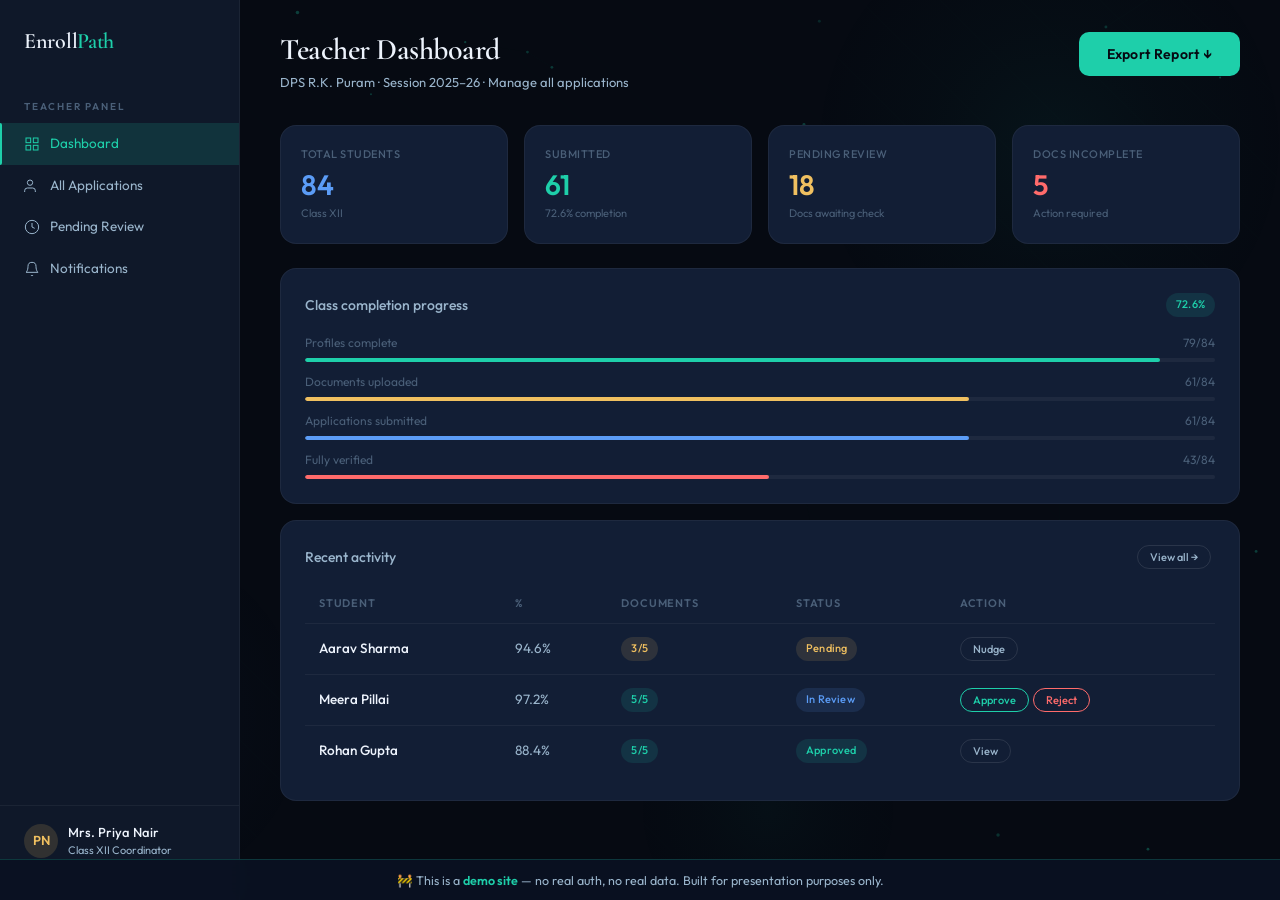
<file: pages/teacher.html>
<!DOCTYPE html>
<html lang="en">
<head>
  <meta charset="UTF-8" />
  <meta name="viewport" content="width=device-width, initial-scale=1.0"/>
  <title>Teacher Dashboard — EnrollPath</title>
  <link rel="preconnect" href="https://fonts.googleapis.com" />
  <link href="https://fonts.googleapis.com/css2?family=Cormorant+Garamond:ital,wght@0,300;0,400;0,600;1,300&family=Outfit:wght@300;400;500;600&display=swap" rel="stylesheet"/>
  <link rel="stylesheet" href="../css/base.css"/>
  <link rel="stylesheet" href="../css/dashboard.css"/>
</head>
<body>
<div class="demo-banner">🚧 This is a <strong>demo site</strong> — no real auth, no real data. Built for presentation purposes only.</div>
<canvas id="bg-canvas"></canvas>

<div class="dash-shell">

  <aside class="sidebar">
    <div class="sidebar-logo">Enroll<span>Path</span></div>
    <div class="sidebar-section">Teacher Panel</div>
    <ul class="sidebar-nav">
      <li><a href="#" class="active" onclick="showSection('overview',this)">
        <svg width="16" height="16" viewBox="0 0 24 24" fill="none" stroke="currentColor" stroke-width="1.5"><rect x="3" y="3" width="7" height="7"/><rect x="14" y="3" width="7" height="7"/><rect x="3" y="14" width="7" height="7"/><rect x="14" y="14" width="7" height="7"/></svg>
        Dashboard
      </a></li>
      <li><a href="#" onclick="showSection('applications',this)">
        <svg width="16" height="16" viewBox="0 0 24 24" fill="none" stroke="currentColor" stroke-width="1.5"><path d="M17 21v-2a4 4 0 00-4-4H5a4 4 0 00-4 4v2"/><circle cx="9" cy="7" r="4"/></svg>
        All Applications
      </a></li>
      <li><a href="#" onclick="showSection('pending',this)">
        <svg width="16" height="16" viewBox="0 0 24 24" fill="none" stroke="currentColor" stroke-width="1.5"><circle cx="12" cy="12" r="10"/><polyline points="12 6 12 12 16 14"/></svg>
        Pending Review
      </a></li>
      <li><a href="#" onclick="showSection('notify',this)">
        <svg width="16" height="16" viewBox="0 0 24 24" fill="none" stroke="currentColor" stroke-width="1.5"><path d="M18 8A6 6 0 006 8c0 7-3 9-3 9h18s-3-2-3-9"/><path d="M13.73 21a2 2 0 01-3.46 0"/></svg>
        Notifications
      </a></li>
    </ul>

    <div class="sidebar-user">
      <div class="user-avatar" style="background:var(--gold-dim);color:var(--gold)">PN</div>
      <div class="user-info">
        <div class="user-name">Mrs. Priya Nair</div>
        <div class="user-role">Class XII Coordinator</div>
      </div>
    </div>
  </aside>

  <main class="dash-main">

    <!-- OVERVIEW -->
    <section class="dash-section active" id="section-overview">
      <div class="dash-header">
        <div>
          <h1>Teacher Dashboard</h1>
          <p class="header-sub">DPS R.K. Puram · Session 2025–26 · Manage all applications</p>
        </div>
        <button class="btn-primary">Export Report ↓</button>
      </div>

      <div class="stats-grid anim-2">
        <div class="stat-card">
          <div class="stat-label">Total Students</div>
          <div class="stat-value b">84</div>
          <div class="stat-delta">Class XII</div>
        </div>
        <div class="stat-card">
          <div class="stat-label">Submitted</div>
          <div class="stat-value t">61</div>
          <div class="stat-delta">72.6% completion</div>
        </div>
        <div class="stat-card">
          <div class="stat-label">Pending Review</div>
          <div class="stat-value g">18</div>
          <div class="stat-delta">Docs awaiting check</div>
        </div>
        <div class="stat-card">
          <div class="stat-label">Docs Incomplete</div>
          <div class="stat-value c">5</div>
          <div class="stat-delta">Action required</div>
        </div>
      </div>

      <!-- Completion progress -->
      <div class="card anim-3" style="margin-bottom:1rem">
        <div class="card-section-header"><span>Class completion progress</span><span class="badge success">72.6%</span></div>
        <div style="display:grid;gap:10px;margin-top:4px">
          <div>
            <div style="display:flex;justify-content:space-between;font-size:12px;color:var(--text-muted);margin-bottom:4px"><span>Profiles complete</span><span>79/84</span></div>
            <div class="prog-bar"><div class="prog-fill" style="width:94%"></div></div>
          </div>
          <div>
            <div style="display:flex;justify-content:space-between;font-size:12px;color:var(--text-muted);margin-bottom:4px"><span>Documents uploaded</span><span>61/84</span></div>
            <div class="prog-bar"><div class="prog-fill" style="width:73%;background:var(--gold)"></div></div>
          </div>
          <div>
            <div style="display:flex;justify-content:space-between;font-size:12px;color:var(--text-muted);margin-bottom:4px"><span>Applications submitted</span><span>61/84</span></div>
            <div class="prog-bar"><div class="prog-fill" style="width:73%;background:var(--info)"></div></div>
          </div>
          <div>
            <div style="display:flex;justify-content:space-between;font-size:12px;color:var(--text-muted);margin-bottom:4px"><span>Fully verified</span><span>43/84</span></div>
            <div class="prog-bar"><div class="prog-fill" style="width:51%;background:var(--coral)"></div></div>
          </div>
        </div>
      </div>

      <!-- Quick summary table -->
      <div class="card anim-4">
        <div class="card-section-header"><span>Recent activity</span><button class="tbl-btn" onclick="showSection('applications',null)">View all →</button></div>
        <div class="table-wrap">
          <table>
            <thead>
              <tr><th>Student</th><th>%</th><th>Documents</th><th>Status</th><th>Action</th></tr>
            </thead>
            <tbody>
              <tr><td><strong>Aarav Sharma</strong></td><td>94.6%</td><td><span class="badge warning">3/5</span></td><td><span class="badge warning">Pending</span></td><td><button class="tbl-btn" onclick="nudge('Aarav Sharma')">Nudge</button></td></tr>
              <tr><td><strong>Meera Pillai</strong></td><td>97.2%</td><td><span class="badge success">5/5</span></td><td><span class="badge info">In Review</span></td><td><button class="tbl-btn approve" onclick="approve('Meera Pillai')">Approve</button><button class="tbl-btn reject" onclick="reject('Meera Pillai')">Reject</button></td></tr>
              <tr><td><strong>Rohan Gupta</strong></td><td>88.4%</td><td><span class="badge success">5/5</span></td><td><span class="badge success">Approved</span></td><td><button class="tbl-btn">View</button></td></tr>
            </tbody>
          </table>
        </div>
      </div>
    </section>

    <!-- ALL APPLICATIONS -->
    <section class="dash-section" id="section-applications">
      <div class="dash-header">
        <div>
          <h1>All Applications</h1>
          <p class="header-sub">84 students · 61 submitted</p>
        </div>
        <div style="display:flex;gap:10px;align-items:center">
          <input class="search-inline" type="text" id="app-search" placeholder="Search student..." oninput="filterTable(this.value)"/>
          <select class="search-inline" id="status-filter" onchange="filterTable(document.getElementById('app-search').value)">
            <option value="">All</option>
            <option value="Approved">Approved</option>
            <option value="In Review">In Review</option>
            <option value="Pending">Pending</option>
            <option value="Docs Missing">Docs Missing</option>
          </select>
        </div>
      </div>

      <div class="card anim-2">
        <div class="table-wrap">
          <table id="applications-table">
            <thead>
              <tr><th>Student</th><th>Stream</th><th>%</th><th>Colleges</th><th>Docs</th><th>Status</th><th>Actions</th></tr>
            </thead>
            <tbody id="app-tbody">
            </tbody>
          </table>
        </div>
      </div>
    </section>

    <!-- PENDING REVIEW -->
    <section class="dash-section" id="section-pending">
      <div class="dash-header">
        <div>
          <h1>Pending Review</h1>
          <p class="header-sub">Students awaiting document verification</p>
        </div>
        <button class="btn-primary" onclick="approveAll()">Approve All ✓</button>
      </div>

      <div class="card anim-2">
        <div class="table-wrap">
          <table>
            <thead>
              <tr><th>Student</th><th>%</th><th>Missing Docs</th><th>Last Updated</th><th>Action</th></tr>
            </thead>
            <tbody>
              <tr><td><strong>Aarav Sharma</strong></td><td>94.6%</td><td style="color:var(--coral)">Transfer Cert, Photo</td><td>Feb 14</td><td><button class="tbl-btn" onclick="nudge('Aarav Sharma')">Send Reminder</button></td></tr>
              <tr><td><strong>Ananya Krishnan</strong></td><td>91.0%</td><td style="color:var(--coral)">4 docs missing</td><td>Feb 10</td><td><button class="tbl-btn" onclick="nudge('Ananya Krishnan')">Send Reminder</button></td></tr>
              <tr><td><strong>Dev Malhotra</strong></td><td>86.5%</td><td style="color:var(--gold)">Awaiting verification</td><td>Feb 13</td><td><button class="tbl-btn approve" onclick="approve('Dev Malhotra')">Approve</button></td></tr>
            </tbody>
          </table>
        </div>
      </div>
    </section>

    <!-- NOTIFICATIONS -->
    <section class="dash-section" id="section-notify">
      <div class="dash-header">
        <div><h1>Notifications</h1><p class="header-sub">Broadcast messages to students and parents</p></div>
      </div>

      <div style="display:grid;grid-template-columns:1fr 1fr;gap:1rem">
        <div class="card anim-2">
          <div class="card-section-header" style="margin-bottom:1rem"><span>Send notification</span></div>
          <div class="field-group">
            <label>Recipient group</label>
            <select>
              <option>All students</option>
              <option>Pending documents</option>
              <option>Parents only</option>
              <option>Specific student</option>
            </select>
          </div>
          <div class="field-group">
            <label>Message</label>
            <textarea rows="4" style="background:var(--bg-input);border:1px solid var(--border-soft);border-radius:var(--r-md);color:var(--text-primary);font-family:var(--font-body);font-size:14px;padding:11px 14px;resize:vertical;width:100%" placeholder="Type your message..."></textarea>
          </div>
          <button class="btn-primary" onclick="showToast('Notification sent to all students!','success')">Send Message →</button>
        </div>

        <div class="card anim-3">
          <div class="card-section-header" style="margin-bottom:1rem"><span>Recent notifications</span></div>
          <div style="display:flex;flex-direction:column;gap:12px">
            <div class="notif-row">
              <div class="notif-icon success-icon">✓</div>
              <div>
                <div style="font-size:13.5px;font-weight:500">Deadline reminder sent</div>
                <div style="font-size:12px;color:var(--text-muted)">All 84 students · 2 hours ago</div>
              </div>
            </div>
            <div class="notif-row">
              <div class="notif-icon warn-icon">!</div>
              <div>
                <div style="font-size:13.5px;font-weight:500">5 docs pending alert</div>
                <div style="font-size:12px;color:var(--text-muted)">Parents of 5 students · Yesterday</div>
              </div>
            </div>
            <div class="notif-row">
              <div class="notif-icon info-icon">i</div>
              <div>
                <div style="font-size:13.5px;font-weight:500">Portal update published</div>
                <div style="font-size:12px;color:var(--text-muted)">All users · Feb 12</div>
              </div>
            </div>
          </div>
        </div>
      </div>
    </section>

  </main>
</div>

<script src="../js/canvas.js"></script>
<script src="../js/dashboard.js"></script>
<script>
  const students = [
    { name:'Aarav Sharma',    stream:'Science', pct:'94.6%', colleges:'IIT Bombay, NIT Trichy', docs:'3/5', status:'Pending' },
    { name:'Meera Pillai',    stream:'Science', pct:'97.2%', colleges:'IIT Delhi, BITS +2',     docs:'5/5', status:'In Review' },
    { name:'Rohan Gupta',     stream:'Science', pct:'88.4%', colleges:'VIT, Manipal',            docs:'5/5', status:'Approved' },
    { name:'Ananya Krishnan', stream:'Science', pct:'91.0%', colleges:'IIIT Hyd +3',            docs:'1/5', status:'Docs Missing' },
    { name:'Vikram Singh',    stream:'Science', pct:'92.8%', colleges:'NIT Surathkal +1',        docs:'5/5', status:'In Review' },
    { name:'Priya Mehta',     stream:'Commerce', pct:'89.2%', colleges:'SRCC, Lady Shri Ram',   docs:'5/5', status:'Approved' },
    { name:'Dev Malhotra',    stream:'Science', pct:'86.5%', colleges:'VIT Vellore',             docs:'4/5', status:'Pending' },
  ];

  const statusBadge = { 'Approved':'success', 'In Review':'info', 'Pending':'warning', 'Docs Missing':'danger' };

  function renderStudents(list) {
    document.getElementById('app-tbody').innerHTML = list.map(s => `
      <tr>
        <td><strong>${s.name}</strong></td>
        <td>${s.stream}</td>
        <td>${s.pct}</td>
        <td style="color:var(--text-secondary)">${s.colleges}</td>
        <td><span class="badge ${s.docs==='5/5'?'success':'warning'}">${s.docs}</span></td>
        <td><span class="badge ${statusBadge[s.status]}">${s.status}</span></td>
        <td>
          ${s.status==='In Review'
            ? `<button class="tbl-btn approve" onclick="approve('${s.name}')">Approve</button><button class="tbl-btn reject" onclick="reject('${s.name}')">Reject</button>`
            : s.status==='Pending'||s.status==='Docs Missing'
            ? `<button class="tbl-btn" onclick="nudge('${s.name}')">Nudge</button>`
            : `<button class="tbl-btn">View</button>`
          }
        </td>
      </tr>
    `).join('');
  }

  function filterTable(q) {
    const sf = document.getElementById('status-filter').value;
    renderStudents(students.filter(s =>
      (!q || s.name.toLowerCase().includes(q.toLowerCase())) &&
      (!sf || s.status === sf)
    ));
  }

  function nudge(name)    { showToast(`Reminder sent to ${name}`, 'success'); }
  function approve(name)  { showToast(`${name} approved ✓`, 'success'); }
  function reject(name)   { showToast(`${name}'s application returned`, 'warning'); }
  function approveAll()   { showToast('All pending applications approved!', 'success'); }

  renderStudents(students);
</script>
</body>
</html>
</file>
<file: css/base.css>
/* =============================================
   base.css — EnrollPath Design System
   ============================================= */

@import url('https://fonts.googleapis.com/css2?family=Cormorant+Garamond:ital,wght@0,300;0,400;0,600;1,300&family=Outfit:wght@300;400;500;600&display=swap');

:root {
  /* Core Palette */
  --bg-void:       #060A12;
  --bg-deep:       #0A1022;
  --bg-panel:      #0F1829;
  --bg-card:       #121E35;
  --bg-card-hover: #162440;
  --bg-input:      #0D1525;

  /* Borders */
  --border-faint:  rgba(255,255,255,0.05);
  --border-soft:   rgba(255,255,255,0.10);
  --border-mid:    rgba(255,255,255,0.18);

  /* Accent - Teal */
  --teal:          #1ECFAA;
  --teal-dim:      rgba(30,207,170,0.15);
  --teal-glow:     rgba(30,207,170,0.35);

  /* Accent - Gold */
  --gold:          #F0C060;
  --gold-dim:      rgba(240,192,96,0.15);

  /* Accent - Coral */
  --coral:         #FF6B6B;
  --coral-dim:     rgba(255,107,107,0.15);

  /* Text */
  --text-primary:  #EDF3FC;
  --text-secondary:#9AB5CC;
  --text-muted:    #4A5F78;
  --text-accent:   #1ECFAA;

  /* Status */
  --success:       #1ECFAA;
  --success-bg:    rgba(30,207,170,0.12);
  --warning:       #F0C060;
  --warning-bg:    rgba(240,192,96,0.12);
  --danger:        #FF6B6B;
  --danger-bg:     rgba(255,107,107,0.12);
  --info:          #5B9CF6;
  --info-bg:       rgba(91,156,246,0.12);

  /* Typography */
  --font-display:  'Cormorant Garamond', Georgia, serif;
  --font-body:     'Outfit', sans-serif;

  /* Spacing */
  --r-sm:  6px;
  --r-md:  10px;
  --r-lg:  16px;
  --r-xl:  22px;

  /* Shadows */
  --shadow-card:   0 4px 24px rgba(0,0,0,0.5);
  --shadow-glow:   0 0 40px rgba(30,207,170,0.15);
}

*, *::before, *::after {
  box-sizing: border-box;
  margin: 0;
  padding: 0;
}

html {
  scroll-behavior: smooth;
}

body {
  background: var(--bg-void);
  color: var(--text-primary);
  font-family: var(--font-body);
  font-weight: 400;
  line-height: 1.6;
  overflow-x: hidden;
  min-height: 100vh;
}

/* Canvas background */
#bg-canvas {
  position: fixed;
  top: 0; left: 0;
  width: 100%; height: 100%;
  z-index: 0;
  pointer-events: none;
}

.page-wrapper {
  position: relative;
  z-index: 1;
}

/* ---- Scrollbar ---- */
::-webkit-scrollbar { width: 6px; }
::-webkit-scrollbar-track { background: var(--bg-deep); }
::-webkit-scrollbar-thumb { background: var(--border-soft); border-radius: 3px; }
::-webkit-scrollbar-thumb:hover { background: var(--border-mid); }

/* ---- Shared Buttons ---- */
.btn-primary {
  background: var(--teal);
  color: #060A12;
  border: none;
  border-radius: var(--r-md);
  padding: 13px 28px;
  font-family: var(--font-body);
  font-size: 14px;
  font-weight: 600;
  cursor: pointer;
  transition: all 0.2s;
  letter-spacing: 0.3px;
}
.btn-primary:hover {
  background: #25E8BE;
  transform: translateY(-1px);
  box-shadow: 0 8px 24px var(--teal-glow);
}

.btn-ghost {
  background: transparent;
  color: var(--text-secondary);
  border: 1px solid var(--border-soft);
  border-radius: var(--r-md);
  padding: 13px 28px;
  font-family: var(--font-body);
  font-size: 14px;
  font-weight: 500;
  cursor: pointer;
  transition: all 0.2s;
}
.btn-ghost:hover {
  border-color: var(--border-mid);
  color: var(--text-primary);
  background: var(--bg-card);
}

/* ---- Badge ---- */
.badge {
  display: inline-flex;
  align-items: center;
  gap: 5px;
  padding: 3px 10px;
  border-radius: 20px;
  font-size: 11px;
  font-weight: 500;
  letter-spacing: 0.2px;
}
.badge.success  { background: var(--success-bg); color: var(--success); }
.badge.warning  { background: var(--warning-bg); color: var(--warning); }
.badge.danger   { background: var(--danger-bg);  color: var(--danger);  }
.badge.info     { background: var(--info-bg);     color: var(--info);    }

/* ---- Card ---- */
.card {
  background: var(--bg-card);
  border: 1px solid var(--border-faint);
  border-radius: var(--r-lg);
  padding: 1.5rem;
  transition: border-color 0.2s;
}
.card:hover { border-color: var(--border-soft); }

/* ---- Section Labels ---- */
.section-label {
  font-size: 11px;
  font-weight: 600;
  letter-spacing: 2px;
  text-transform: uppercase;
  color: var(--teal);
  margin-bottom: 12px;
}

/* ---- Divider ---- */
.divider {
  height: 1px;
  background: var(--border-faint);
  margin: 1.5rem 0;
}

/* ---- Form Elements ---- */
.field-group {
  display: flex;
  flex-direction: column;
  gap: 6px;
  margin-bottom: 1rem;
}
.field-group label {
  font-size: 12px;
  font-weight: 500;
  color: var(--text-secondary);
  letter-spacing: 0.3px;
}
.field-group input,
.field-group select,
.field-group textarea {
  background: var(--bg-input);
  border: 1px solid var(--border-soft);
  border-radius: var(--r-md);
  color: var(--text-primary);
  font-family: var(--font-body);
  font-size: 14px;
  padding: 11px 14px;
  transition: border-color 0.2s, box-shadow 0.2s;
  width: 100%;
}
.field-group input:focus,
.field-group select:focus,
.field-group textarea:focus {
  outline: none;
  border-color: var(--teal);
  box-shadow: 0 0 0 3px var(--teal-dim);
}
.field-group input::placeholder { color: var(--text-muted); }

/* ---- Demo Banner ---- */
.demo-banner {
  position: fixed;
  bottom: 0; left: 0; right: 0;
  z-index: 200;
  background: rgba(10,18,34,0.92);
  backdrop-filter: blur(10px);
  border-top: 1px solid rgba(30,207,170,0.2);
  text-align: center;
  padding: 10px 1.5rem;
  font-size: 12.5px;
  color: var(--text-secondary);
}
.demo-banner strong { color: var(--teal); font-weight: 600; }

/* ---- Loader Spinner ---- */
.loader {
  width: 16px;
  height: 16px;
  border: 2px solid rgba(6,10,18,0.4);
  border-top-color: #060A12;
  border-radius: 50%;
  animation: spin 0.7s linear infinite;
  display: inline-block;
}
@keyframes spin { to { transform: rotate(360deg); } }

/* ---- Page fade in ---- */
@keyframes fadeUp {
  from { opacity: 0; transform: translateY(20px); }
  to   { opacity: 1; transform: translateY(0); }
}
@keyframes fadeIn {
  from { opacity: 0; }
  to   { opacity: 1; }
}

/* ---- Dashboard Shell (shared across all dashboards) ---- */
.dash-shell {
  display: flex;
  min-height: 100vh;
}

.sidebar {
  width: 240px;
  min-height: 100vh;
  background: var(--bg-panel);
  border-right: 1px solid var(--border-faint);
  display: flex;
  flex-direction: column;
  padding: 1.5rem 0;
  position: fixed;
  top: 0; left: 0;
  z-index: 50;
}

.sidebar-logo {
  font-family: var(--font-display);
  font-size: 22px;
  font-weight: 600;
  color: var(--text-primary);
  padding: 0 1.5rem 2rem;
  letter-spacing: -0.3px;
}
.sidebar-logo span { color: var(--teal); }

.sidebar-section {
  font-size: 10px;
  font-weight: 600;
  letter-spacing: 1.8px;
  text-transform: uppercase;
  color: var(--text-muted);
  padding: 0 1.5rem 8px;
  margin-top: 0.5rem;
}

.sidebar-nav { list-style: none; flex: 1; }
.sidebar-nav li a,
.sidebar-nav li button {
  display: flex;
  align-items: center;
  gap: 10px;
  padding: 10px 1.5rem;
  font-size: 13.5px;
  font-weight: 400;
  color: var(--text-secondary);
  text-decoration: none;
  border: none;
  background: none;
  width: 100%;
  cursor: pointer;
  font-family: var(--font-body);
  border-radius: 0;
  transition: color 0.15s, background 0.15s;
  position: relative;
}
.sidebar-nav li a:hover,
.sidebar-nav li button:hover {
  color: var(--text-primary);
  background: var(--border-faint);
}
.sidebar-nav li a.active,
.sidebar-nav li button.active {
  color: var(--teal);
  background: var(--teal-dim);
}
.sidebar-nav li a.active::before {
  content: '';
  position: absolute;
  left: 0; top: 0; bottom: 0;
  width: 2px;
  background: var(--teal);
  border-radius: 0 2px 2px 0;
}

.sidebar-user {
  margin-top: auto;
  padding: 1rem 1.5rem;
  border-top: 1px solid var(--border-faint);
  display: flex;
  align-items: center;
  gap: 10px;
}
.user-avatar {
  width: 34px; height: 34px;
  border-radius: 50%;
  display: flex; align-items: center; justify-content: center;
  font-size: 13px;
  font-weight: 600;
  flex-shrink: 0;
}
.user-info { flex: 1; overflow: hidden; }
.user-name  { font-size: 13px; font-weight: 500; white-space: nowrap; overflow: hidden; text-overflow: ellipsis; }
.user-role  { font-size: 11px; color: var(--text-secondary); }

.dash-main {
  margin-left: 240px;
  flex: 1;
  min-height: 100vh;
  padding: 2rem 2.5rem;
}

.dash-header {
  display: flex;
  align-items: flex-start;
  justify-content: space-between;
  margin-bottom: 2rem;
  animation: fadeUp 0.5s ease both;
}
.dash-header h1 {
  font-family: var(--font-display);
  font-size: 30px;
  font-weight: 600;
  letter-spacing: -0.5px;
  line-height: 1.2;
}
.dash-header .header-sub {
  font-size: 13px;
  color: var(--text-secondary);
  margin-top: 4px;
}

/* ---- Stats grid ---- */
.stats-grid {
  display: grid;
  grid-template-columns: repeat(4, 1fr);
  gap: 1rem;
  margin-bottom: 1.5rem;
  animation: fadeUp 0.5s ease 0.1s both;
}
.stat-card {
  background: var(--bg-card);
  border: 1px solid var(--border-faint);
  border-radius: var(--r-lg);
  padding: 1.25rem;
  transition: border-color 0.2s, transform 0.2s;
}
.stat-card:hover { border-color: var(--border-soft); transform: translateY(-2px); }
.stat-label { font-size: 11px; font-weight: 500; color: var(--text-muted); letter-spacing: 0.5px; text-transform: uppercase; margin-bottom: 8px; }
.stat-value { font-size: 28px; font-weight: 600; line-height: 1; margin-bottom: 6px; }
.stat-value.t  { color: var(--teal); }
.stat-value.g  { color: var(--gold); }
.stat-value.c  { color: var(--coral); }
.stat-value.b  { color: var(--info); }
.stat-delta { font-size: 11px; color: var(--text-muted); }

/* ---- Table ---- */
.table-wrap { overflow-x: auto; }
table { width: 100%; border-collapse: collapse; }
thead th {
  font-size: 11px;
  font-weight: 600;
  letter-spacing: 0.8px;
  text-transform: uppercase;
  color: var(--text-muted);
  padding: 10px 14px;
  border-bottom: 1px solid var(--border-faint);
  text-align: left;
  white-space: nowrap;
}
tbody td {
  font-size: 13.5px;
  padding: 13px 14px;
  border-bottom: 1px solid var(--border-faint);
  color: var(--text-secondary);
  vertical-align: middle;
}
tbody tr:last-child td { border-bottom: none; }
tbody tr { transition: background 0.15s; }
tbody tr:hover td { background: var(--border-faint); color: var(--text-primary); }
td strong { color: var(--text-primary); font-weight: 500; }

/* ---- Action buttons in table ---- */
.tbl-btn {
  font-size: 11px;
  font-weight: 500;
  padding: 4px 12px;
  border-radius: 20px;
  border: 1px solid var(--border-soft);
  background: transparent;
  color: var(--text-secondary);
  cursor: pointer;
  font-family: var(--font-body);
  transition: all 0.15s;
  margin-right: 4px;
}
.tbl-btn:hover { background: var(--border-faint); color: var(--text-primary); }
.tbl-btn.approve { border-color: var(--success); color: var(--success); }
.tbl-btn.approve:hover { background: var(--success-bg); }
.tbl-btn.reject  { border-color: var(--danger); color: var(--danger); }
.tbl-btn.reject:hover  { background: var(--danger-bg); }

/* ---- Progress bar ---- */
.prog-bar {
  height: 4px;
  background: var(--border-faint);
  border-radius: 2px;
  overflow: hidden;
  margin-top: 6px;
}
.prog-fill {
  height: 100%;
  border-radius: 2px;
  background: var(--teal);
  transition: width 1s ease;
}

/* ---- Toast notification ---- */
.toast {
  position: fixed;
  bottom: 2rem;
  right: 2rem;
  background: var(--bg-card);
  border: 1px solid var(--border-soft);
  border-radius: var(--r-lg);
  padding: 14px 20px;
  display: flex;
  align-items: center;
  gap: 12px;
  font-size: 13.5px;
  color: var(--text-primary);
  box-shadow: var(--shadow-card);
  z-index: 9999;
  animation: slideIn 0.3s ease;
  max-width: 320px;
}
.toast.success { border-color: var(--success); }
.toast.warning { border-color: var(--warning); }
.toast-icon { font-size: 16px; }
@keyframes slideIn {
  from { opacity: 0; transform: translateY(10px); }
  to   { opacity: 1; transform: translateY(0); }
}

/* Animations for dashboard panels */
.anim-1 { animation: fadeUp 0.5s ease 0.0s both; }
.anim-2 { animation: fadeUp 0.5s ease 0.1s both; }
.anim-3 { animation: fadeUp 0.5s ease 0.2s both; }
.anim-4 { animation: fadeUp 0.5s ease 0.3s both; }
.anim-5 { animation: fadeUp 0.5s ease 0.4s both; }


/* =============================================
   RESPONSIVE — Dashboard Shell
   ============================================= */

@media (max-width: 900px) {
  .stats-grid { grid-template-columns: repeat(2, 1fr); }
}

@media (max-width: 768px) {
  /* Sidebar collapses to top bar */
  .sidebar {
    width: 100%;
    min-height: auto;
    position: relative;
    flex-direction: row;
    align-items: center;
    padding: 0.75rem 1rem;
    border-right: none;
    border-bottom: 1px solid var(--border-faint);
    overflow-x: auto;
  }
  .sidebar::after { display: none; }

  .sidebar-logo { padding: 0 1rem 0 0; font-size: 18px; white-space: nowrap; }
  .sidebar-section { display: none; }

  .sidebar-nav {
    display: flex;
    flex-direction: row;
    flex: 1;
    overflow-x: auto;
    gap: 0;
  }
  .sidebar-nav li a,
  .sidebar-nav li button {
    padding: 8px 12px;
    font-size: 12px;
    white-space: nowrap;
    border-radius: var(--r-sm);
  }
  .sidebar-nav li a.active::before { display: none; }
  .sidebar-nav li a.active,
  .sidebar-nav li button.active {
    border-bottom: 2px solid var(--teal);
    border-radius: 0;
    background: transparent;
  }

  .sidebar-user { display: none; }

  .dash-shell { flex-direction: column; }
  .dash-main {
    margin-left: 0;
    padding: 1.5rem 1rem;
  }

  .stats-grid { grid-template-columns: repeat(2, 1fr); }

  .dash-header {
    flex-direction: column;
    gap: 1rem;
    align-items: flex-start;
  }
  .dash-header h1 { font-size: 22px; }
}

@media (max-width: 480px) {
  .stats-grid { grid-template-columns: repeat(2, 1fr); gap: 0.75rem; }
  .stat-value { font-size: 22px; }
  .dash-main { padding: 1rem 0.75rem; }

  /* Stack table on tiny screens */
  .table-wrap { font-size: 12px; }
  thead th, tbody td { padding: 10px 8px; }
}
</file>
<file: css/login.css>
/* =============================================
   login.css — Landing Page + Modal (v3)
   ============================================= */

/* ─── Shared layout helpers ─── */
.container   { max-width: 1120px; margin: 0 auto; padding: 0 3rem; }
.section-pad { padding: 7rem 0; }

.section-header-row {
  display: flex;
  align-items: flex-start;
  justify-content: space-between;
  gap: 3rem;
  margin-bottom: 3.5rem;
}
.section-title {
  font-family: var(--font-display);
  font-size: clamp(32px, 4vw, 52px);
  font-weight: 300;
  line-height: 1.12;
  letter-spacing: -0.5px;
  flex-shrink: 0;
  color: #E8F0FA;
}
.section-title em { font-style: italic; color: var(--teal); }
.section-sub {
  font-size: 14.5px;
  color: #8FAFC8;
  line-height: 1.75;
  max-width: 380px;
  padding-top: 0.5rem;
}

/* Scroll reveal */
.reveal {
  opacity: 0;
  transform: translateY(20px);
  transition: opacity 0.55s ease calc(var(--delay, 0s)), transform 0.55s ease calc(var(--delay, 0s));
}
.reveal.revealed { opacity: 1; transform: translateY(0); }

/* Fallback: if JS is slow or disabled, don't leave everything invisible */
@media (prefers-reduced-motion: reduce) {
  .reveal { opacity: 1; transform: none; }
}

/* ─── Demo Banner ─── */
.demo-banner {
  position: fixed;
  bottom: 0; left: 0; right: 0;
  z-index: 200;
  background: rgba(10, 18, 34, 0.92);
  backdrop-filter: blur(10px);
  -webkit-backdrop-filter: blur(10px);
  border-top: 1px solid rgba(30,207,170,0.2);
  text-align: center;
  padding: 10px 1.5rem;
  font-size: 12.5px;
  color: var(--text-secondary);
  letter-spacing: 0.2px;
}
.demo-banner strong { color: var(--teal); font-weight: 600; }

/* ─── Top Nav ─── */
.topnav {
  position: fixed;
  top: 0; left: 0; right: 0;
  z-index: 100;
  display: flex;
  align-items: center;
  justify-content: space-between;
  padding: 1rem 3rem;
  background: rgba(6,10,18,0.65);
  backdrop-filter: blur(18px);
  -webkit-backdrop-filter: blur(18px);
  border-bottom: 1px solid var(--border-faint);
  animation: fadeIn 0.5s ease both;
}
.nav-logo { font-family: var(--font-display); font-size: 22px; font-weight: 600; letter-spacing: -0.3px; color: var(--text-primary); }
.nav-logo span { color: var(--teal); }
.nav-links { display: flex; align-items: center; gap: 1.75rem; }
.nav-links a { font-size: 13px; color: var(--text-secondary); text-decoration: none; transition: color 0.2s; }
.nav-links a:hover { color: var(--text-primary); }
.nav-cta {
  background: transparent !important;
  border: 1px solid var(--border-soft) !important;
  border-radius: var(--r-md) !important;
  padding: 7px 18px !important;
  color: var(--text-primary) !important;
  font-weight: 500 !important;
  transition: all 0.2s !important;
}
.nav-cta:hover { border-color: var(--teal) !important; color: var(--teal) !important; }

/* ─── Hero ─── */
.hero {
  min-height: 100vh;
  display: flex;
  flex-direction: column;
  align-items: center;
  justify-content: center;
  padding: 7rem 3rem 3rem;
  position: relative;
}
.hero-inner {
  max-width: 1120px;
  width: 100%;
  display: grid;
  grid-template-columns: 1fr 1fr;
  gap: 4rem;
  align-items: center;
}
.hero-text { display: flex; flex-direction: column; align-items: flex-start; }

.hero-eyebrow {
  display: inline-flex;
  align-items: center;
  gap: 8px;
  background: var(--teal-dim);
  border: 1px solid rgba(30,207,170,0.22);
  border-radius: 20px;
  padding: 6px 14px;
  font-size: 11.5px;
  font-weight: 500;
  color: var(--teal);
  letter-spacing: 0.3px;
  margin-bottom: 1.75rem;
  animation: fadeUp 0.6s ease 0.1s both;
}
.eyebrow-dot {
  width: 6px; height: 6px;
  background: var(--teal);
  border-radius: 50%;
  animation: pulse 2s infinite;
}
@keyframes pulse { 0%,100%{opacity:1} 50%{opacity:0.4} }

.hero-title {
  font-family: var(--font-display);
  font-size: clamp(38px, 5vw, 68px);
  font-weight: 300;
  line-height: 1.07;
  letter-spacing: -1px;
  color: #EDF3FC;
  margin-bottom: 1.5rem;
  animation: fadeUp 0.6s ease 0.2s both;
}
.hero-title em { font-style: italic; color: var(--teal); }
.hero-sub {
  font-size: 15px;
  color: var(--text-secondary);
  line-height: 1.75;
  max-width: 420px;
  margin-bottom: 2.25rem;
  animation: fadeUp 0.6s ease 0.3s both;
}
.hero-cta-group { display: flex; gap: 12px; margin-bottom: 2.25rem; animation: fadeUp 0.6s ease 0.4s both; }
.hero-stats { display: flex; align-items: center; gap: 1rem; font-size: 12.5px; color: var(--text-muted); animation: fadeUp 0.6s ease 0.5s both; }
.stat-pill strong { color: var(--text-secondary); font-weight: 500; }
.stat-sep { color: var(--border-soft); }

/* ─── Hero Dashboard Mockup ─── */
.hero-visual {
  position: relative;
  animation: fadeIn 0.8s ease 0.5s both;
}
.hero-dashboard-mockup {
  background: var(--bg-panel);
  border: 1px solid var(--border-soft);
  border-radius: var(--r-xl);
  overflow: hidden;
  box-shadow: 0 24px 64px rgba(0,0,0,0.6), 0 0 0 1px var(--border-faint);
}
.mockup-bar {
  display: flex;
  align-items: center;
  gap: 6px;
  padding: 10px 14px;
  background: var(--bg-deep);
  border-bottom: 1px solid var(--border-faint);
}
.dot { width: 10px; height: 10px; border-radius: 50%; }
.dot.r { background: #FF5F56; }
.dot.y { background: #FFBD2E; }
.dot.g { background: #27C93F; }
.mockup-url {
  flex: 1;
  text-align: center;
  font-size: 11px;
  color: var(--text-muted);
  background: var(--bg-input);
  border-radius: 20px;
  padding: 3px 12px;
  margin: 0 8px;
}
.mockup-body { display: flex; height: 260px; }
.mockup-sidebar {
  width: 44px;
  background: var(--bg-void);
  border-right: 1px solid var(--border-faint);
  display: flex;
  flex-direction: column;
  align-items: center;
  padding: 12px 0;
  gap: 8px;
}
.ms-logo { width: 28px; height: 28px; background: var(--teal-dim); border-radius: 6px; color: var(--teal); font-size: 9px; font-weight: 700; display: flex; align-items: center; justify-content: center; margin-bottom: 4px; }
.ms-item { width: 22px; height: 4px; background: var(--border-faint); border-radius: 2px; }
.ms-item.active { background: var(--teal); opacity: 0.7; }
.mockup-content { flex: 1; padding: 14px; overflow: hidden; }
.mc-header { display: flex; align-items: center; justify-content: space-between; margin-bottom: 10px; }
.mc-title { width: 120px; height: 8px; background: var(--border-soft); border-radius: 4px; margin-bottom: 4px; }
.mc-sub   { width: 80px;  height: 6px; background: var(--border-faint); border-radius: 3px; }
.mc-badge { font-size: 9px; background: var(--success-bg); color: var(--success); border-radius: 20px; padding: 2px 8px; border: 1px solid rgba(30,207,170,0.2); }
.mc-stats { display: flex; gap: 6px; margin-bottom: 10px; }
.mc-stat  { flex: 1; background: var(--bg-card); border: 1px solid var(--border-faint); border-radius: 8px; padding: 8px 6px; text-align: center; }
.mc-stat span { display: block; font-size: 13px; font-weight: 600; line-height: 1; margin-bottom: 2px; }
.mc-stat small { font-size: 9px; color: var(--text-muted); }
.mc-stat.teal span { color: var(--teal); }
.mc-stat.gold span { color: var(--gold); }
.mc-stat.blue span { color: var(--info); }
.mc-progress-block { margin-bottom: 10px; }
.mc-prog-label { font-size: 9px; color: var(--text-muted); margin-bottom: 4px; }
.mc-prog-track { height: 3px; background: var(--border-faint); border-radius: 2px; overflow: hidden; }
.mc-prog-fill  { height: 100%; background: var(--teal); border-radius: 2px; }
.mc-rows { display: flex; flex-direction: column; gap: 7px; }
.mc-row  { display: flex; align-items: center; gap: 8px; }
.mc-row-dot { width: 7px; height: 7px; border-radius: 50%; flex-shrink: 0; }
.mc-row-dot.teal { background: var(--teal); }
.mc-row-dot.gold { background: var(--gold); }
.mc-row-dot.dim  { background: var(--border-soft); }
.mc-row-line { height: 3px; background: var(--border-faint); border-radius: 2px; flex: 1; }
.mc-row-line.long  { max-width: 140px; }
.mc-row-line.med   { max-width: 100px; }
.mc-row-line.short { max-width: 70px; }
.mc-row-badge { font-size: 9px; padding: 1px 6px; border-radius: 10px; }
.mc-row-badge.green { background: var(--success-bg); color: var(--success); }
.mc-row-badge.amber { background: var(--warning-bg); color: var(--warning); }
.mc-row-badge.dim   { background: var(--border-faint); color: var(--text-muted); }

/* Floating notification cards */
.hero-float {
  position: absolute;
  display: flex;
  align-items: center;
  gap: 10px;
  background: rgba(12,22,38,0.88);
  backdrop-filter: blur(12px);
  border: 1px solid var(--border-soft);
  border-radius: var(--r-lg);
  padding: 10px 14px;
  min-width: 200px;
  box-shadow: 0 8px 30px rgba(0,0,0,0.4);
  white-space: nowrap;
}
.card-f1 { top: -24px; right: -30px; animation: floatA 6s ease-in-out infinite; }
.card-f2 { bottom: 60px; right: -40px; animation: floatB 7s ease-in-out infinite 1s; }
.card-f3 { bottom: -20px; left: 20px; animation: floatC 5.5s ease-in-out infinite 0.5s; }
@keyframes floatA { 0%,100%{transform:translateY(0)} 50%{transform:translateY(-8px)} }
@keyframes floatB { 0%,100%{transform:translateY(0)} 50%{transform:translateY(7px)} }
@keyframes floatC { 0%,100%{transform:translateY(0)} 50%{transform:translateY(-6px)} }
.hf-icon { width: 30px; height: 30px; border-radius: 8px; background: var(--success-bg); color: var(--success); display: flex; align-items: center; justify-content: center; font-size: 14px; flex-shrink: 0; }
.hf-title { font-size: 12px; font-weight: 500; color: var(--text-primary); }
.hf-sub   { font-size: 10.5px; color: var(--text-muted); margin-top: 1px; }

/* Scroll hint */
.hero-scroll-hint { display: flex; flex-direction: column; align-items: center; gap: 8px; margin-top: 3rem; animation: fadeIn 1s ease 1.2s both; }
.scroll-arrow { width: 20px; height: 20px; border-right: 1.5px solid var(--text-muted); border-bottom: 1.5px solid var(--text-muted); transform: rotate(45deg); animation: scrollBounce 2s ease-in-out infinite; }
.hero-scroll-hint span { font-size: 11px; color: var(--text-muted); letter-spacing: 0.5px; }
@keyframes scrollBounce { 0%,100%{transform:rotate(45deg) translateY(0)} 50%{transform:rotate(45deg) translateY(4px)} }

/* ─── Trusted By ─── */
.trusted-by { padding: 1.25rem 0; border-top: 1px solid var(--border-faint); border-bottom: 1px solid var(--border-faint); }
.trusted-inner { max-width: 1120px; margin: 0 auto; padding: 0 3rem; display: flex; align-items: center; gap: 2.5rem; flex-wrap: wrap; }
.trusted-label { font-size: 10.5px; font-weight: 600; letter-spacing: 1.5px; text-transform: uppercase; color: var(--text-muted); white-space: nowrap; }
.trusted-logos { display: flex; gap: 2rem; flex-wrap: wrap; }
.trusted-logos span { font-size: 12.5px; color: var(--text-muted); font-weight: 500; opacity: 0.65; transition: opacity 0.2s; }
.trusted-logos span:hover { opacity: 1; color: var(--text-secondary); }

/* ─── Features ─── */
.features-grid {
  display: grid;
  grid-template-columns: repeat(3,1fr);
  gap: 1.25rem;
}
.feat-card {
  background: var(--bg-card);
  border: 1px solid var(--border-faint);
  border-radius: var(--r-xl);
  padding: 2rem;
  transition: border-color 0.25s, transform 0.25s, box-shadow 0.25s;
  position: relative;
  overflow: hidden;
  display: flex;
  flex-direction: column;
}
.feat-card:hover { border-color: var(--border-soft); transform: translateY(-4px); box-shadow: 0 16px 48px rgba(0,0,0,0.4); }
.feat-card--highlight { border-color: rgba(30,207,170,0.25); background: linear-gradient(145deg, var(--bg-card) 60%, rgba(30,207,170,0.04)); }
.feat-card--highlight:hover { border-color: var(--teal); box-shadow: 0 16px 48px rgba(30,207,170,0.1); }
.feat-badge { position: absolute; top: 1.25rem; right: 1.25rem; font-size: 10px; font-weight: 600; letter-spacing: 0.8px; text-transform: uppercase; background: var(--teal-dim); color: var(--teal); border-radius: 20px; padding: 3px 10px; border: 1px solid rgba(30,207,170,0.22); }
.feat-icon { width: 46px; height: 46px; border-radius: var(--r-md); display: flex; align-items: center; justify-content: center; margin-bottom: 1.25rem; }
.student-icon { background: var(--teal-dim);  color: var(--teal); }
.teacher-icon { background: var(--gold-dim);  color: var(--gold); }
.parent-icon  { background: var(--coral-dim); color: var(--coral); }
.feat-card h3 { font-size: 17px; font-weight: 500; margin-bottom: 8px; color: var(--text-primary); }
.feat-card p  { font-size: 13.5px; color: var(--text-secondary); line-height: 1.65; margin-bottom: 1.25rem; }
.feat-list { list-style: none; display: flex; flex-direction: column; gap: 6px; padding-top: 1rem; border-top: 1px solid var(--border-faint); flex: 1; }
.feat-list li { font-size: 12.5px; color: var(--text-muted); padding-left: 16px; position: relative; line-height: 1.5; }
.feat-list li::before { content: '→'; position: absolute; left: 0; color: var(--teal); font-size: 11px; }
.feat-cta { margin-top: 1.5rem; font-size: 12.5px; color: var(--teal); cursor: pointer; border-top: 1px solid var(--border-faint); padding-top: 1rem; transition: opacity 0.2s; border-bottom: 1px solid transparent; width: fit-content; }
.feat-cta:hover { opacity: 0.75; }

/* ─── How It Works ─── */
.how-it-works { background: linear-gradient(180deg, transparent 0%, rgba(8,16,30,0.5) 30%, rgba(8,16,30,0.5) 70%, transparent 100%); }
.hiw-layout { display: grid; grid-template-columns: 1fr 1fr; gap: 4rem; align-items: start; }
.hiw-steps-list { display: flex; flex-direction: column; gap: 0; }
.hiw-item {
  display: flex;
  gap: 1.5rem;
  padding: 1.75rem 0;
  border-bottom: 1px solid var(--border-faint);
  cursor: default;
  transition: background 0.2s;
}
.hiw-item:last-child { border-bottom: none; }
.hiw-num { font-family: var(--font-display); font-size: 38px; font-weight: 300; color: var(--teal); opacity: 0.35; line-height: 1; flex-shrink: 0; width: 48px; padding-top: 2px; transition: opacity 0.2s; }
.hiw-item:hover .hiw-num { opacity: 0.7; }
.hiw-body h4 { font-size: 15px; font-weight: 600; color: var(--text-primary); margin-bottom: 6px; }
.hiw-body p  { font-size: 13px; color: var(--text-secondary); line-height: 1.7; margin-bottom: 10px; }
.hiw-tags { display: flex; flex-wrap: wrap; gap: 6px; }
.hiw-tags span { font-size: 11px; color: var(--teal); background: var(--teal-dim); border-radius: 20px; padding: 2px 10px; border: 1px solid rgba(30,207,170,0.15); }

/* HIW Timeline card */
.hiw-timeline-card { background: var(--bg-card); border: 1px solid var(--border-soft); border-radius: var(--r-xl); padding: 1.5rem; position: sticky; top: 100px; box-shadow: 0 12px 40px rgba(0,0,0,0.4); }
.htc-header { font-size: 12px; font-weight: 600; color: var(--text-muted); letter-spacing: 0.5px; margin-bottom: 1.25rem; padding-bottom: 0.75rem; border-bottom: 1px solid var(--border-faint); }
.htc-items { display: flex; flex-direction: column; }
.htc-item { display: flex; gap: 12px; padding-bottom: 1.25rem; position: relative; }
.htc-item:last-child { padding-bottom: 0; }
.htc-item:not(:last-child)::before { content:''; position: absolute; left: 5px; top: 14px; bottom: 0; width: 1px; background: var(--border-faint); }
.htc-item.done::before { background: linear-gradient(180deg, var(--teal), var(--border-faint)); opacity: 0.4; }
.htc-dot { width: 12px; height: 12px; border-radius: 50%; flex-shrink: 0; margin-top: 3px; z-index: 1; }
.htc-dot.done    { background: var(--teal); box-shadow: 0 0 6px rgba(30,207,170,0.4); }
.htc-dot.current { background: var(--coral); box-shadow: 0 0 0 4px rgba(255,107,107,0.15); animation: currentPulse 2s infinite; }
.htc-dot.pending { background: var(--border-soft); border: 1px solid var(--border-mid); }
@keyframes currentPulse { 0%,100%{box-shadow:0 0 0 4px rgba(255,107,107,0.15)} 50%{box-shadow:0 0 0 7px rgba(255,107,107,0.08)} }
.htc-title { font-size: 13px; font-weight: 500; color: var(--text-primary); margin-bottom: 2px; }
.htc-date  { font-size: 11px; color: var(--text-muted); }
.htc-now   { color: var(--coral); }

/* ─── Stats Banner ─── */
.stats-banner { padding: 5rem 0; border-top: 1px solid var(--border-faint); border-bottom: 1px solid var(--border-faint); }
.sb-grid { display: flex; align-items: center; justify-content: center; gap: 0; }
.sb-item { flex: 1; text-align: center; padding: 0 2rem; }
.sb-divider { width: 1px; height: 60px; background: var(--border-faint); flex-shrink: 0; }
.sb-num   { font-family: var(--font-display); font-size: clamp(36px,5vw,56px); font-weight: 300; color: var(--teal); line-height: 1; margin-bottom: 6px; letter-spacing: -1px; }
.sb-label { font-size: 13px; color: var(--text-secondary); line-height: 1.4; }

/* ─── Colleges ─── */
.colleges-grid { display: grid; grid-template-columns: repeat(4,1fr); gap: 1rem; }
.college-tile {
  background: var(--bg-card);
  border: 1px solid var(--border-faint);
  border-radius: var(--r-lg);
  padding: 1.25rem;
  transition: border-color 0.2s, transform 0.2s;
}
.college-tile:hover { border-color: var(--border-soft); transform: translateY(-3px); }
.ct-rank   { font-size: 10px; font-weight: 700; color: var(--teal); letter-spacing: 0.5px; margin-bottom: 6px; }
.ct-name   { font-size: 15px; font-weight: 500; color: var(--text-primary); margin-bottom: 4px; }
.ct-stream { font-size: 11.5px; color: var(--text-muted); margin-bottom: 8px; }
.ct-cutoff { font-size: 11px; color: var(--text-secondary); background: var(--bg-deep); padding: 4px 8px; border-radius: var(--r-sm); border: 1px solid var(--border-faint); display: inline-block; }
.college-tile--more {
  display: flex; flex-direction: column; align-items: center; justify-content: center;
  background: var(--teal-dim); border-color: rgba(30,207,170,0.2); text-align: center;
}
.ct-more-num   { font-family: var(--font-display); font-size: 44px; font-weight: 300; color: var(--teal); line-height: 1; }
.ct-more-label { font-size: 14px; font-weight: 500; color: var(--text-primary); margin: 4px 0; }
.ct-more-sub   { font-size: 11px; color: var(--text-muted); }

/* ─── Testimonials ─── */
.testi-grid { display: grid; grid-template-columns: repeat(3,1fr); gap: 1.25rem; }
.testi-card {
  background: var(--bg-card);
  border: 1px solid var(--border-faint);
  border-radius: var(--r-xl);
  padding: 1.75rem;
  transition: border-color 0.2s, transform 0.2s;
}
.testi-card:hover { border-color: var(--border-soft); transform: translateY(-3px); }
.testi-card--accent { border-color: rgba(30,207,170,0.2); background: linear-gradient(145deg, var(--bg-card), rgba(30,207,170,0.04)); }
.testi-stars { color: var(--gold); font-size: 13px; letter-spacing: 2px; margin-bottom: 1rem; }
.testi-quote { font-family: var(--font-display); font-style: italic; font-size: 15.5px; font-weight: 300; color: var(--text-primary); line-height: 1.72; margin-bottom: 1.5rem; }
.testi-quote::before { content: '\201C'; color: var(--teal); font-size: 22px; line-height: 0; vertical-align: -7px; margin-right: 3px; }
.testi-author { display: flex; align-items: center; gap: 11px; padding-top: 1rem; border-top: 1px solid var(--border-faint); }
.testi-avatar { width: 36px; height: 36px; border-radius: 50%; display: flex; align-items: center; justify-content: center; font-size: 11px; font-weight: 600; flex-shrink: 0; }
.testi-name { font-size: 13px; font-weight: 500; color: var(--text-primary); }
.testi-role { font-size: 11px; color: var(--text-muted); }

/* ─── FAQ ─── */
.faq-inner { display: grid; grid-template-columns: 1fr 1.6fr; gap: 5rem; align-items: start; }
.faq-list  { display: flex; flex-direction: column; gap: 0; }
.faq-item  { border-bottom: 1px solid var(--border-faint); cursor: pointer; }
.faq-q {
  display: flex; align-items: center; justify-content: space-between;
  padding: 1.25rem 0;
  font-size: 14px; font-weight: 500;
  color: var(--text-secondary);
  transition: color 0.2s;
  gap: 1rem;
}
.faq-item:hover .faq-q,
.faq-item.open  .faq-q { color: var(--text-primary); }
.faq-arrow { font-size: 18px; color: var(--text-muted); transition: transform 0.3s, color 0.2s; flex-shrink: 0; }
.faq-item.open .faq-arrow { transform: rotate(180deg); color: var(--teal); }
.faq-a {
  font-size: 13.5px;
  color: var(--text-secondary);
  line-height: 1.7;
  max-height: 0;
  overflow: hidden;
  transition: max-height 0.35s ease, padding 0.3s ease;
  padding-bottom: 0;
}
.faq-item.open .faq-a { max-height: 200px; padding-bottom: 1.25rem; }

/* ─── CTA Banner ─── */
.cta-banner { padding: 8rem 0; position: relative; }
.cta-inner  { max-width: 640px; margin: 0 auto; text-align: center; position: relative; }
.cta-glow   {
  position: absolute;
  top: 50%; left: 50%;
  transform: translate(-50%, -50%);
  width: 600px; height: 300px;
  background: radial-gradient(ellipse, rgba(30,207,170,0.07) 0%, transparent 70%);
  pointer-events: none;
}
.cta-title {
  font-family: var(--font-display);
  font-size: clamp(32px, 4vw, 52px);
  font-weight: 300;
  line-height: 1.15;
  letter-spacing: -0.5px;
  color: #EDF3FC;
  margin-bottom: 1rem;
}
.cta-title em { font-style: italic; color: var(--teal); }
.cta-sub { font-size: 15px; color: var(--text-secondary); line-height: 1.7; margin-bottom: 2.5rem; }
.cta-actions { display: flex; gap: 12px; justify-content: center; flex-wrap: wrap; margin-bottom: 1.5rem; }
.cta-note { font-size: 12px; color: var(--text-muted); }

/* ─── Footer ─── */
.site-footer { border-top: 1px solid var(--border-faint); padding: 5rem 0 2rem; }
.footer-inner { display: flex; gap: 4rem; margin-bottom: 3rem; }
.footer-brand { flex-shrink: 0; }
.footer-links { flex: 1; display: grid; grid-template-columns: repeat(4,1fr); gap: 2rem; }
.footer-col   { display: flex; flex-direction: column; gap: 10px; }
.footer-col-title { font-size: 10.5px; font-weight: 600; letter-spacing: 1.5px; text-transform: uppercase; color: var(--text-muted); margin-bottom: 4px; }
.footer-col a { font-size: 13px; color: var(--text-secondary); text-decoration: none; transition: color 0.2s; }
.footer-col a:hover { color: var(--text-primary); }
.footer-social { display: flex; gap: 10px; margin-top: 16px; }
.footer-social a { width: 30px; height: 30px; display: flex; align-items: center; justify-content: center; background: var(--bg-card); border: 1px solid var(--border-soft); border-radius: 6px; font-size: 11px; font-weight: 600; color: var(--text-secondary); text-decoration: none; transition: all 0.2s; }
.footer-social a:hover { border-color: var(--teal); color: var(--teal); }
.footer-bottom { padding-top: 1.5rem; border-top: 1px solid var(--border-faint); display: flex; justify-content: space-between; align-items: center; }
.footer-bottom span { color: var(--text-muted); font-size: 12px; }
.footer-bottom a { color: var(--text-muted); font-size: 12px; text-decoration: none; transition: color 0.2s; }
.footer-bottom a:hover { color: var(--text-secondary); }

/* ─── Login Modal ─── */
.modal-overlay {
  position: fixed; inset: 0;
  background: rgba(6,10,18,0.85);
  backdrop-filter: blur(8px);
  z-index: 1000;
  display: flex; align-items: center; justify-content: center;
  opacity: 0; pointer-events: none;
  transition: opacity 0.3s;
}
.modal-overlay.open { opacity: 1; pointer-events: all; }
.modal {
  background: var(--bg-panel);
  border: 1px solid var(--border-soft);
  border-radius: var(--r-xl);
  width: 860px; max-width: 95vw;
  display: flex; overflow: hidden;
  box-shadow: 0 40px 80px rgba(0,0,0,0.6);
  transform: scale(0.95) translateY(10px);
  transition: transform 0.3s;
  position: relative;
}
.modal-overlay.open .modal { transform: scale(1) translateY(0); }
.modal-close {
  position: absolute; top: 1rem; right: 1rem;
  background: var(--border-faint); border: 1px solid var(--border-soft);
  color: var(--text-secondary); width: 30px; height: 30px;
  border-radius: 50%; cursor: pointer; font-size: 12px;
  display: flex; align-items: center; justify-content: center;
  transition: all 0.15s; z-index: 5;
}
.modal-close:hover { background: var(--border-soft); color: var(--text-primary); }
.modal-left { flex: 1; padding: 2.5rem; }
.modal-logo { font-family: var(--font-display); font-size: 20px; font-weight: 600; color: var(--text-primary); margin-bottom: 1.5rem; }
.modal-logo span { color: var(--teal); }
.modal-title { font-family: var(--font-display); font-size: 28px; font-weight: 300; letter-spacing: -0.3px; margin-bottom: 6px; }
.modal-sub { font-size: 13px; color: var(--text-secondary); margin-bottom: 1.75rem; }
.role-tabs { display: flex; background: var(--bg-input); border: 1px solid var(--border-soft); border-radius: var(--r-md); padding: 4px; margin-bottom: 1.75rem; gap: 4px; }
.rtab { flex: 1; padding: 8px; border-radius: var(--r-sm); border: none; background: transparent; font-family: var(--font-body); font-size: 13px; font-weight: 500; color: var(--text-secondary); cursor: pointer; transition: all 0.2s; }
.rtab:hover { color: var(--text-primary); }
.rtab.active { background: var(--bg-card-hover); color: var(--text-primary); box-shadow: 0 1px 6px rgba(0,0,0,0.3); }
.login-form { display: flex; flex-direction: column; }
.field-row { display: flex; align-items: center; justify-content: space-between; margin-bottom: 1.25rem; font-size: 12.5px; }
.checkbox-label { display: flex; align-items: center; gap: 7px; color: var(--text-secondary); cursor: pointer; }
.forgot-link { color: var(--teal); text-decoration: none; font-size: 12.5px; }
.forgot-link:hover { text-decoration: underline; }
.btn-submit { width: 100%; background: var(--teal); color: #060A12; border: none; border-radius: var(--r-md); padding: 13px; font-family: var(--font-body); font-size: 14px; font-weight: 600; cursor: pointer; transition: all 0.2s; display: flex; align-items: center; justify-content: center; gap: 8px; margin-bottom: 1.25rem; }
.btn-submit:hover { background: #25E8BE; box-shadow: 0 8px 24px var(--teal-glow); transform: translateY(-1px); }
.modal-footer-text { text-align: center; font-size: 13px; color: var(--text-secondary); }
.modal-footer-text a { color: var(--teal); text-decoration: none; }
.modal-right { width: 300px; background: linear-gradient(145deg, #0A1830 0%, #0D2040 100%); border-left: 1px solid var(--border-faint); position: relative; overflow: hidden; display: flex; align-items: center; justify-content: center; }
.modal-artwork { padding: 2.5rem; position: relative; z-index: 2; text-align: center; }
.art-circle { position: absolute; border-radius: 50%; border: 1px solid rgba(30,207,170,0.15); animation: artRotate 20s linear infinite; }
.c1 { width: 280px; height: 280px; top: 50%; left: 50%; transform: translate(-50%,-50%); }
.c2 { width: 200px; height: 200px; top: 50%; left: 50%; transform: translate(-50%,-50%); animation-direction: reverse; animation-duration: 14s; }
.c3 { width: 120px; height: 120px; top: 50%; left: 50%; transform: translate(-50%,-50%); animation-duration: 9s; border-color: rgba(240,192,96,0.15); }
@keyframes artRotate { from{transform:translate(-50%,-50%) rotate(0deg)} to{transform:translate(-50%,-50%) rotate(360deg)} }
.art-quote { font-family: var(--font-display); font-style: italic; font-size: 17px; font-weight: 300; color: var(--text-primary); line-height: 1.6; position: relative; z-index: 2; }
.art-author { font-size: 12px; color: var(--text-muted); margin-top: 12px; position: relative; z-index: 2; }


/* =============================================
   RESPONSIVE — Mobile & Tablet
   ============================================= */

/* ── Tablet (≤1024px) ── */
@media (max-width: 1024px) {
  .container { padding: 0 2rem; }

  .hero-inner { grid-template-columns: 1fr; gap: 3rem; }
  .hero-visual { display: none; } /* hide mockup on tablet, keep on desktop */

  .hiw-layout { grid-template-columns: 1fr; gap: 2rem; }
  .hiw-timeline-card { position: static; }

  .testi-grid { grid-template-columns: repeat(2, 1fr); }

  .colleges-grid { grid-template-columns: repeat(2, 1fr); }

  .footer-links { grid-template-columns: repeat(2, 1fr); }

  .faq-inner { grid-template-columns: 1fr; gap: 2.5rem; }

  .stats-banner .sb-grid { flex-wrap: wrap; }
  .sb-item { min-width: 40%; }
  .sb-divider { display: none; }
}

/* ── Mobile (≤768px) ── */
@media (max-width: 768px) {
  .container { padding: 0 1.25rem; }
  .section-pad { padding: 4rem 0; }

  /* Nav */
  .topnav { padding: 1rem 1.25rem; }
  .nav-links a:not(.nav-cta) { display: none; }
  .nav-links { gap: 0; }

  /* Hero */
  .hero { padding: 6rem 1.25rem 2.5rem; }
  .hero-inner { grid-template-columns: 1fr; }
  .hero-visual { display: none; }
  .hero-title { font-size: clamp(34px, 9vw, 52px); }
  .hero-sub { font-size: 14px; max-width: 100%; }
  .hero-cta-group { flex-wrap: wrap; }
  .hero-stats { flex-wrap: wrap; gap: 0.5rem; }
  .stat-sep { display: none; }
  .hero-scroll-hint { display: none; }

  /* Trusted by */
  .trusted-inner { flex-direction: column; gap: 1rem; align-items: flex-start; }
  .trusted-logos { gap: 1rem; }

  /* Features */
  .section-header-row { flex-direction: column; gap: 1rem; }
  .section-sub { max-width: 100%; padding-top: 0; }
  .features-grid { grid-template-columns: 1fr; gap: 1rem; }
  .feat-badge { position: static; display: inline-block; margin-bottom: 0.75rem; }

  /* How It Works */
  .hiw-layout { grid-template-columns: 1fr; }
  .hiw-item { gap: 1rem; padding: 1.25rem 0; }
  .hiw-num { font-size: 28px; width: 36px; }
  .hiw-timeline-card { display: none; } /* too dense for mobile */

  /* Stats banner */
  .sb-grid { flex-direction: column; gap: 2rem; align-items: center; text-align: center; }
  .sb-divider { display: none; }
  .sb-num { font-size: 42px; }

  /* Colleges */
  .colleges-grid { grid-template-columns: repeat(2, 1fr); gap: 0.75rem; }
  .ct-cutoff { display: none; }

  /* Testimonials */
  .testi-grid { grid-template-columns: 1fr; gap: 1rem; }

  /* FAQ */
  .faq-inner { grid-template-columns: 1fr; gap: 2rem; }
  .faq-q { font-size: 13.5px; }

  /* CTA */
  .cta-banner { padding: 5rem 0; }
  .cta-actions { flex-direction: column; align-items: center; }
  .cta-actions .btn-primary,
  .cta-actions .btn-ghost { width: 100%; max-width: 320px; text-align: center; }

  /* Footer */
  .footer-inner { flex-direction: column; gap: 2.5rem; }
  .footer-links { grid-template-columns: repeat(2, 1fr); gap: 1.5rem; }
  .footer-bottom { flex-direction: column; gap: 0.75rem; text-align: center; }

  /* Modal */
  .modal { flex-direction: column; max-height: 95vh; overflow-y: auto; }
  .modal-right { display: none; }
  .modal-left { padding: 1.75rem; }
  .modal-title { font-size: 22px; }
}

/* ── Small mobile (≤480px) ── */
@media (max-width: 480px) {
  .hero-title { font-size: clamp(30px, 10vw, 42px); }
  .section-title { font-size: clamp(26px, 8vw, 38px); }

  .colleges-grid { grid-template-columns: 1fr; }
  .college-tile--more { min-height: 100px; }

  .footer-links { grid-template-columns: 1fr; }

  .testi-card { padding: 1.25rem; }
  .testi-quote { font-size: 14px; }

  .hiw-tags { display: none; }

  .trusted-logos span { font-size: 11px; }
}
</file>
<file: css/dashboard.css>
/* =============================================
   dashboard.css — Shared Dashboard Styles
   ============================================= */

/* ---- Section Switching ---- */
.dash-section { display: none; }
.dash-section.active { display: block; animation: fadeUp 0.4s ease both; }

/* ---- Deadline pill ---- */
.deadline-pill {
  display: inline-flex;
  align-items: center;
  gap: 6px;
  background: var(--coral-dim);
  border: 1px solid rgba(255,107,107,0.25);
  border-radius: 20px;
  padding: 7px 14px;
  font-size: 12.5px;
  font-weight: 500;
  color: var(--coral);
  white-space: nowrap;
}

/* ---- Progress Steps ---- */
.steps-track {
  display: flex;
  align-items: flex-start;
  margin-bottom: 2rem;
  background: var(--bg-card);
  border: 1px solid var(--border-faint);
  border-radius: var(--r-lg);
  padding: 1.5rem 2rem;
  gap: 0;
}

.step {
  flex: 1;
  display: flex;
  flex-direction: column;
  align-items: center;
  text-align: center;
  position: relative;
}

.step-circle {
  width: 36px;
  height: 36px;
  border-radius: 50%;
  display: flex;
  align-items: center;
  justify-content: center;
  font-size: 13px;
  font-weight: 600;
  margin-bottom: 8px;
  position: relative;
  z-index: 1;
  transition: all 0.3s;
}
.step.done .step-circle    { background: var(--success-bg); color: var(--success); border: 1.5px solid var(--success); }
.step.current .step-circle { background: var(--teal); color: #060A12; box-shadow: 0 0 0 6px var(--teal-dim); }
.step.pending .step-circle { background: var(--border-faint); color: var(--text-muted); border: 1px solid var(--border-soft); }

.step-label {
  font-size: 12px;
  color: var(--text-secondary);
  line-height: 1.4;
}
.step.done .step-label    { color: var(--text-secondary); }
.step.current .step-label { color: var(--text-primary); }
.step-label span { font-size: 11px; color: var(--text-muted); }

.step-line {
  position: absolute;
  top: 18px;
  left: 50%;
  right: -50%;
  height: 1px;
  background: var(--border-faint);
  z-index: 0;
}
.step.done .step-line { background: var(--success); opacity: 0.3; }

/* ---- Card header ---- */
.card-section-header {
  display: flex;
  align-items: center;
  justify-content: space-between;
  font-size: 14px;
  font-weight: 500;
  color: var(--text-secondary);
  margin-bottom: 1rem;
}

/* ---- Alert list ---- */
.alert-list { display: flex; flex-direction: column; gap: 8px; }
.alert-item {
  display: flex;
  align-items: center;
  gap: 12px;
  padding: 12px 14px;
  border-radius: var(--r-md);
  border-left: 3px solid transparent;
}
.alert-item.warn { background: var(--warning-bg); border-color: var(--warning); }
.alert-item.err  { background: var(--danger-bg);  border-color: var(--danger);  }
.alert-icon {
  width: 28px; height: 28px;
  border-radius: 50%;
  display: flex; align-items: center; justify-content: center;
  font-size: 13px;
  font-weight: 700;
  flex-shrink: 0;
}
.alert-item.warn .alert-icon { background: var(--warning-bg); color: var(--warning); }
.alert-item.err  .alert-icon { background: var(--danger-bg);  color: var(--danger);  }
.alert-text { flex: 1; }
.alert-text strong { display: block; font-size: 13.5px; font-weight: 500; color: var(--text-primary); margin-bottom: 2px; }
.alert-text span   { font-size: 12px; color: var(--text-secondary); }

/* ---- College targets ---- */
.college-targets { display: flex; flex-direction: column; gap: 8px; }
.ctarget {
  display: flex;
  align-items: center;
  gap: 12px;
  padding: 12px 14px;
  background: var(--bg-deep);
  border: 1px solid var(--border-faint);
  border-radius: var(--r-md);
  transition: border-color 0.2s;
}
.ctarget:hover { border-color: var(--border-soft); }
.ctarget-rank {
  font-size: 11px;
  font-weight: 600;
  color: var(--teal);
  background: var(--teal-dim);
  border-radius: 4px;
  padding: 3px 8px;
  min-width: 34px;
  text-align: center;
}
.ctarget-info { flex: 1; }
.ctarget-name   { font-size: 14px; font-weight: 500; color: var(--text-primary); }
.ctarget-course { font-size: 12px; color: var(--text-muted); }

/* ---- College grid (Apply) ---- */
.search-bar {
  display: flex;
  align-items: center;
  gap: 10px;
  background: var(--bg-card);
  border: 1px solid var(--border-soft);
  border-radius: var(--r-md);
  padding: 10px 14px;
  margin-bottom: 1.25rem;
  animation: fadeUp 0.4s ease 0.1s both;
}
.search-bar svg { color: var(--text-muted); flex-shrink: 0; }
.search-bar input {
  flex: 1;
  background: transparent;
  border: none;
  color: var(--text-primary);
  font-family: var(--font-body);
  font-size: 14px;
}
.search-bar input:focus { outline: none; }
.search-bar input::placeholder { color: var(--text-muted); }
.search-bar select {
  background: var(--bg-input);
  border: 1px solid var(--border-soft);
  border-radius: var(--r-sm);
  color: var(--text-secondary);
  font-family: var(--font-body);
  font-size: 13px;
  padding: 5px 10px;
}

.college-grid {
  display: grid;
  grid-template-columns: repeat(3, 1fr);
  gap: 10px;
  animation: fadeUp 0.4s ease 0.15s both;
}
.college-card {
  background: var(--bg-card);
  border: 1px solid var(--border-faint);
  border-radius: var(--r-lg);
  padding: 1.25rem;
  cursor: pointer;
  transition: all 0.2s;
  position: relative;
  overflow: hidden;
}
.college-card:hover { border-color: var(--border-soft); transform: translateY(-2px); }
.college-card.selected { border-color: var(--teal); background: var(--teal-dim); }
.college-card.selected .cc-check { background: var(--teal); color: #060A12; }
.cc-rank {
  font-size: 11px;
  font-weight: 600;
  color: var(--text-muted);
  margin-bottom: 6px;
}
.college-card.selected .cc-rank { color: var(--teal); }
.cc-name { font-size: 15px; font-weight: 500; color: var(--text-primary); margin-bottom: 4px; }
.cc-course { font-size: 12px; color: var(--text-secondary); margin-bottom: 8px; }
.cc-meta { font-size: 11px; color: var(--text-muted); }
.cc-check {
  position: absolute;
  top: 12px; right: 12px;
  width: 24px; height: 24px;
  border-radius: 50%;
  background: var(--border-faint);
  color: var(--text-muted);
  display: flex; align-items: center; justify-content: center;
  font-size: 12px;
  font-weight: 600;
  transition: all 0.2s;
}

/* ---- Documents ---- */
.doc-list { display: flex; flex-direction: column; gap: 8px; }
.doc-row {
  display: flex;
  align-items: center;
  gap: 14px;
  padding: 12px 14px;
  background: var(--bg-deep);
  border: 1px solid var(--border-faint);
  border-radius: var(--r-md);
  transition: border-color 0.2s;
}
.doc-row:hover { border-color: var(--border-soft); }
.doc-icon-wrap {
  width: 38px; height: 38px;
  border-radius: var(--r-sm);
  display: flex; align-items: center; justify-content: center;
  flex-shrink: 0;
}
.doc-icon-wrap.uploaded { background: var(--success-bg); color: var(--success); }
.doc-icon-wrap.pending  { background: var(--border-faint); color: var(--text-muted); }
.doc-details { flex: 1; }
.doc-name { font-size: 13.5px; font-weight: 500; color: var(--text-primary); }
.doc-meta { font-size: 11.5px; color: var(--text-muted); margin-top: 2px; }
.upload-label {
  font-size: 12px;
  font-weight: 500;
  padding: 6px 14px;
  border-radius: 20px;
  border: 1px solid var(--teal);
  color: var(--teal);
  cursor: pointer;
  transition: all 0.15s;
  white-space: nowrap;
}
.upload-label:hover { background: var(--teal-dim); }

/* ---- Search inline (teacher) ---- */
.search-inline {
  background: var(--bg-card);
  border: 1px solid var(--border-soft);
  border-radius: var(--r-sm);
  color: var(--text-primary);
  font-family: var(--font-body);
  font-size: 13px;
  padding: 8px 12px;
}
.search-inline:focus { outline: none; border-color: var(--teal); }
.search-inline::placeholder { color: var(--text-muted); }

/* ---- Notification rows ---- */
.notif-row {
  display: flex;
  align-items: flex-start;
  gap: 12px;
}
.notif-icon {
  width: 28px; height: 28px;
  border-radius: 50%;
  display: flex; align-items: center; justify-content: center;
  font-size: 12px;
  font-weight: 700;
  flex-shrink: 0;
}
.success-icon { background: var(--success-bg); color: var(--success); }
.warn-icon    { background: var(--warning-bg); color: var(--warning); }
.info-icon    { background: var(--info-bg);    color: var(--info);    }

/* ---- Timeline ---- */
.timeline-list { display: flex; flex-direction: column; }
.tl-item { display: flex; gap: 16px; }
.tl-marker { display: flex; flex-direction: column; align-items: center; }
.tl-dot {
  width: 12px; height: 12px;
  border-radius: 50%;
  flex-shrink: 0;
  margin-top: 4px;
  transition: all 0.3s;
}
.tl-dot.done    { background: var(--success); }
.tl-dot.current { background: var(--coral); box-shadow: 0 0 0 4px var(--coral-dim); }
.tl-dot.pending { background: var(--border-soft); border: 1px solid var(--border-mid); }
.tl-line {
  width: 1px;
  flex: 1;
  background: var(--border-faint);
  margin: 4px 0;
  min-height: 30px;
}
.tl-content { flex: 1; padding-bottom: 1.5rem; }
.tl-title { font-size: 14px; font-weight: 500; color: var(--text-primary); margin-bottom: 3px; }
.tl-date  { font-size: 12px; color: var(--text-muted); margin-bottom: 6px; }
.tl-detail { font-size: 13px; color: var(--text-secondary); background: var(--bg-deep); padding: 10px 12px; border-radius: var(--r-sm); border-left: 2px solid var(--border-soft); line-height: 1.55; }
.tl-item.current .tl-detail { border-left-color: var(--coral); }

/* ---- Fee rows ---- */
.fee-row {
  display: flex;
  justify-content: space-between;
  align-items: center;
  padding: 11px 0;
  border-bottom: 1px solid var(--border-faint);
}
.fee-row:last-of-type { border-bottom: none; }
.fee-row.total-row { border-top: 1px solid var(--border-soft); border-bottom: none; padding-top: 14px; margin-top: 4px; }
.fee-label  { font-size: 13px; color: var(--text-secondary); }
.fee-amount { font-size: 13.5px; font-weight: 500; display: flex; align-items: center; gap: 8px; }
.fee-amount.paid { color: var(--success); }
.fee-amount.due  { color: var(--coral); }

/* ---- Messages ---- */
.messages-thread { display: flex; flex-direction: column; gap: 16px; margin-bottom: 1.5rem; }
.msg-bubble { max-width: 82%; }
.msg-bubble.school { align-self: flex-start; }
.msg-bubble.you    { align-self: flex-end; text-align: right; margin-left: auto; }
.msg-sender {
  font-size: 11px;
  color: var(--text-muted);
  margin-bottom: 5px;
  font-weight: 500;
  letter-spacing: 0.2px;
}
.msg-text {
  background: var(--bg-deep);
  border: 1px solid var(--border-faint);
  border-radius: var(--r-lg);
  padding: 12px 14px;
  font-size: 13.5px;
  line-height: 1.6;
  color: var(--text-secondary);
}
.msg-bubble.you .msg-text {
  background: var(--teal-dim);
  border-color: rgba(30,207,170,0.2);
  color: var(--text-primary);
}
.msg-time { font-size: 11px; color: var(--text-muted); margin-top: 5px; }
</file>
